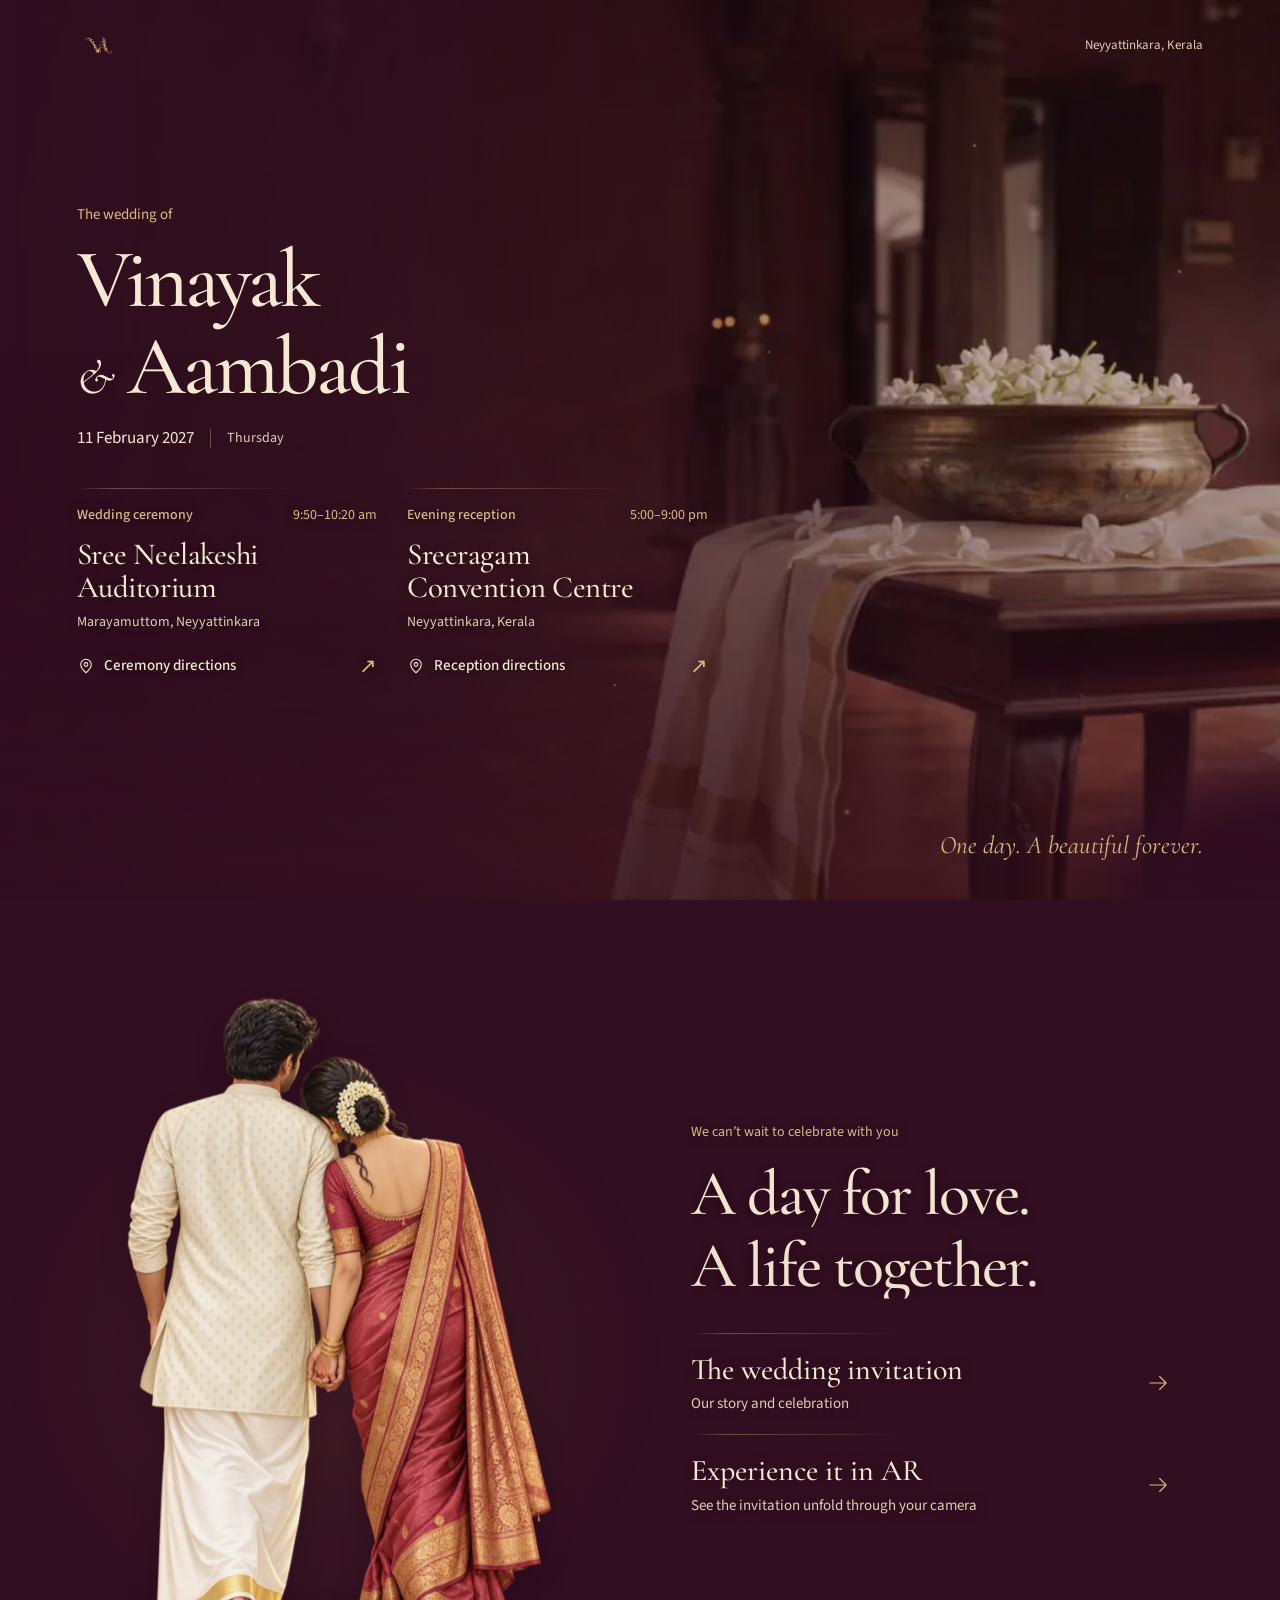
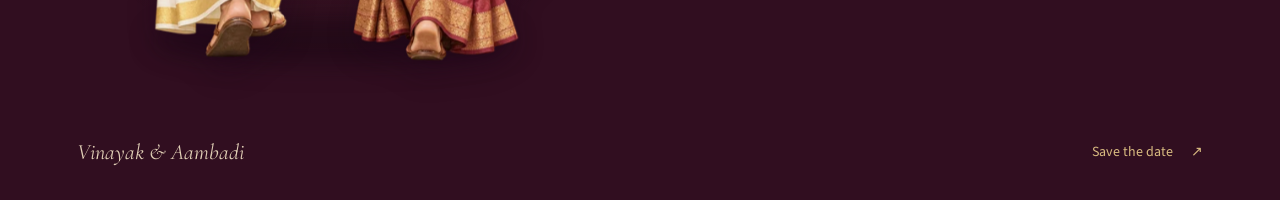
<file: docs/vinayak-aambadi-invite/index.html>
<!doctype html>
<html lang="en">
<head>
<meta name="robots" content="noindex, nofollow, noimageindex, nosnippet">
<meta name="referrer" content="no-referrer">
<link rel="stylesheet" href="fonts.css?v=privacy-1">

  <meta charset="utf-8">
  <meta name="viewport" content="width=device-width,initial-scale=1,viewport-fit=cover">
  <meta name="theme-color" content="#310e20">
  <title>Vinayak &amp; Aambadi | Our wedding</title>
  <meta name="description" content="Celebrate the wedding of Vinayak and Aambadi on 11 February 2027. Find ceremony and reception directions, the invitation and the AR experience.">
  <link rel="canonical" href="https://vinayak-mohan.github.io/vinayak-aambadi-invite/">
  <meta property="og:title" content="Vinayak &amp; Aambadi · 11 February 2027">
  <meta property="og:description" content="A day for love. A lifetime together.">
  <meta property="og:image" content="https://vinayak-mohan.github.io/vinayak-aambadi-invite/assets/wedding-morning-v1/desktop-poster.webp">
  <link rel="icon" href="favicon.svg" type="image/svg+xml">
  <link rel="stylesheet" href="morning.css?v=20261024-feathered-glow">
  <script defer src="vendor/gsap.min.js"></script>
  <script defer src="morning.js?v=20261024-soft-scenes"></script>
  <script type="module" src="scroll-world.js?v=20261101-viewport-poster"></script>
</head>
<body class="morning-home">
  <a class="skip-link" href="#locations">Skip to wedding locations</a>
  <div class="morning-world scroll-world" data-world="page" data-manifest="assets/wedding-morning-v1/manifest.json" aria-hidden="true">
    <picture class="world-poster">
      <source media="(max-width:700px)" srcset="assets/wedding-morning-v1/mobile-poster.webp">
      <img src="assets/wedding-morning-v1/desktop-poster.webp" width="1280" height="720" alt="" fetchpriority="high">
    </picture>
    <canvas></canvas>
  </div>
  <div class="morning-shade" aria-hidden="true"></div>
  <div class="courtyard-tone" aria-hidden="true"></div>
  <div class="morning-atmosphere" aria-hidden="true"><span></span><span></span><span></span><span></span><span></span><span></span></div>
  <div class="courtyard-light" aria-hidden="true"></div>
  <main id="top">
    <section class="scene morning-locations" id="locations" aria-labelledby="home-names">
      <header class="morning-top">
        <span class="love-emblem" aria-hidden="true"><img src="assets/jasmine-love-monogram-small.webp" width="300" height="240" alt=""><span class="emblem-foil"></span></span>
        <span>Neyyattinkara, Kerala</span>
      </header>
      <div class="opening-composition">
        <div class="morning-title">
          <p class="invitation-prelude">The wedding of</p>
          <h1 id="home-names"><span class="name-line"><span>Vinayak</span></span><span class="name-line"><span><i>&amp;</i> Aambadi</span></span></h1>
          <p class="morning-date"><time datetime="2027-02-11">11 February 2027</time><span>Thursday</span></p>
        </div>
        <div class="morning-venues" aria-label="Wedding locations">
          <article class="morning-venue">
            <div class="event-heading"><h2>Wedding ceremony</h2><p>9:50–10:20 am</p></div>
            <h3>Sree Neelakeshi<br> Auditorium</h3>
            <p class="venue-address">Marayamuttom, Neyyattinkara</p>
            <a class="venue-directions" href="https://maps.app.goo.gl/4KVBU7t3gQqdteF89" target="_blank" rel="noopener noreferrer"><svg viewBox="0 0 24 24" fill="none" aria-hidden="true"><path d="M19 10c0 5-7 11-7 11S5 15 5 10a7 7 0 1 1 14 0Z"/><circle cx="12" cy="10" r="2.5"/></svg><span>Ceremony directions</span><span class="link-arrow" aria-hidden="true">↗</span></a>
          </article>
          <article class="morning-venue">
            <div class="event-heading"><h2>Evening reception</h2><p>5:00–9:00 pm</p></div>
            <h3>Sreeragam<br> Convention Centre</h3>
            <p class="venue-address">Neyyattinkara, Kerala</p>
            <a class="venue-directions" href="https://maps.app.goo.gl/n62kWzBfGedgSaR29" target="_blank" rel="noopener noreferrer"><svg viewBox="0 0 24 24" fill="none" aria-hidden="true"><path d="M19 10c0 5-7 11-7 11S5 15 5 10a7 7 0 1 1 14 0Z"/><circle cx="12" cy="10" r="2.5"/></svg><span>Reception directions</span><span class="link-arrow" aria-hidden="true">↗</span></a>
          </article>
        </div>
      </div>
      <p class="morning-inscription" aria-hidden="true">One day. A beautiful forever.</p>
    </section>
    <section class="scene morning-celebration" id="welcome" aria-labelledby="welcome-title">
      <div class="celebration-layout">
        <div class="celebration-copy">
          <p class="invitation-prelude">We can’t wait to celebrate with you</p>
          <h2 id="welcome-title"><span class="name-line"><span>A day for love.</span></span><span class="name-line"><span>A life together.</span></span></h2>
        </div>
        <div class="couple-stage">
          <div class="couple-light" aria-hidden="true"></div>
          <div class="couple-shadow" aria-hidden="true"></div>
          <div class="couple-depth"><div class="couple-reveal"><img src="assets/courtyard-portrait-v1/together.webp" srcset="assets/courtyard-portrait-v1/together-mobile.webp 540w, assets/courtyard-portrait-v1/together.webp 900w" sizes="(max-width:700px) 65vw, 35vw" width="900" height="1350" alt="Bride and groom in traditional Kerala wedding attire, standing together with her head resting on his shoulder, seen from behind." loading="lazy" decoding="async"></div></div>
        </div>
        <nav class="morning-choices" aria-label="Wedding invitations">
          <a href="invite.html"><span class="choice-label">The wedding invitation<small>Our story and celebration</small></span><svg viewBox="0 0 32 32" fill="none" aria-hidden="true"><path d="M6 16h20M18 8l8 8-8 8"/></svg></a>
          <a href="ar.html"><span class="choice-label">Experience it in AR<small>See the invitation unfold through your camera</small></span><svg viewBox="0 0 32 32" fill="none" aria-hidden="true"><path d="M6 16h20M18 8l8 8-8 8"/></svg></a>
        </nav>
      </div>
      <footer class="morning-footer"><span>Vinayak &amp; Aambadi</span><a href="wedding.ics" download>Save the date <span aria-hidden="true">↗</span></a></footer>
    </section>
  </main>
</body>
</html>
</file>
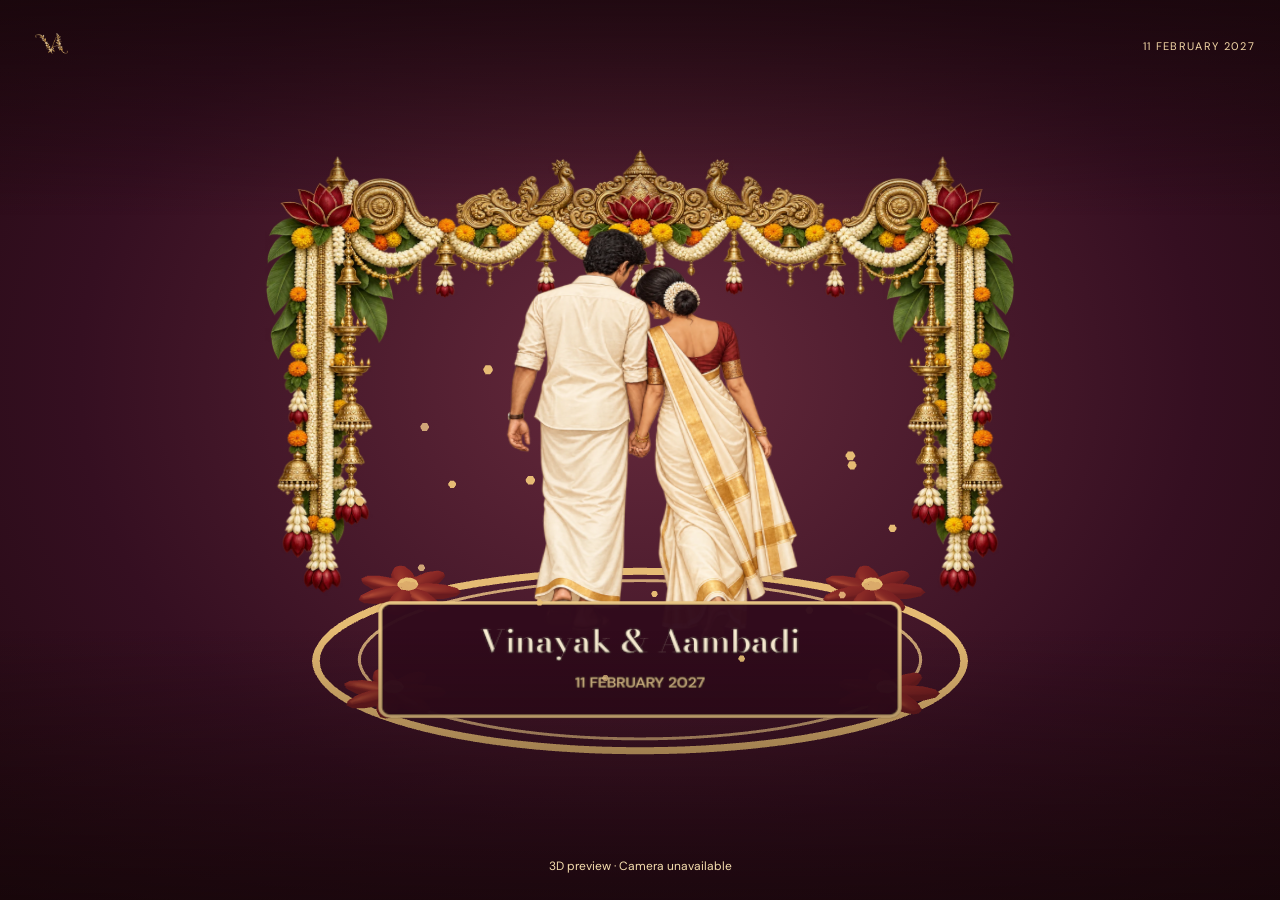
<file: docs/vinayak-aambadi-invite/ar.html>
<!doctype html>
<html lang="en">
<head>
<meta name="robots" content="noindex, nofollow, noimageindex, nosnippet">
<meta name="referrer" content="no-referrer">
<link rel="stylesheet" href="fonts.css?v=privacy-1">

  <meta charset="utf-8">
  <meta name="viewport" content="width=device-width,initial-scale=1,viewport-fit=cover">
  <meta name="theme-color" content="#260711">
  <link rel="icon" type="image/svg+xml" href="favicon.svg">
  <title>Wedding invitation in AR | Vinayak &amp; Aambadi</title>
  <link rel="stylesheet" href="ar.css?v=card-free-1">
  <script type="importmap">{"imports":{"three":"./vendor/three.module.js"}}</script>
  <script type="module" src="ar.js?v=card-free-1"></script>
</head>
<body>
  <header class="ar-header"><div class="brand"><img src="assets/jasmine-love-monogram-small.webp" width="300" height="240" alt="Vinayak and Aambadi"></div><span class="ar-label">11 February 2027</span></header>
  <main aria-label="Animated wedding invitation">
    <div id="ar-container" aria-hidden="true">
      <video id="camera" muted playsinline autoplay hidden></video>
      <canvas id="stage" hidden></canvas>
    </div>
    <p class="ar-status" role="status" id="status">Opening the invitation…</p>
    <div class="ar-fallback" id="fallback" hidden>
      <img src="assets/couple-walking-rear-v2.webp" width="1024" height="1536" alt="Vinayak and Aambadi walking together, illustrated from behind" loading="lazy">
      <a href="invite.html">Read the wedding invitation</a>
    </div>
    <noscript><p class="ar-status"><a href="invite.html">Read the wedding invitation</a></p></noscript>
  </main>
</body>
</html>
</file>
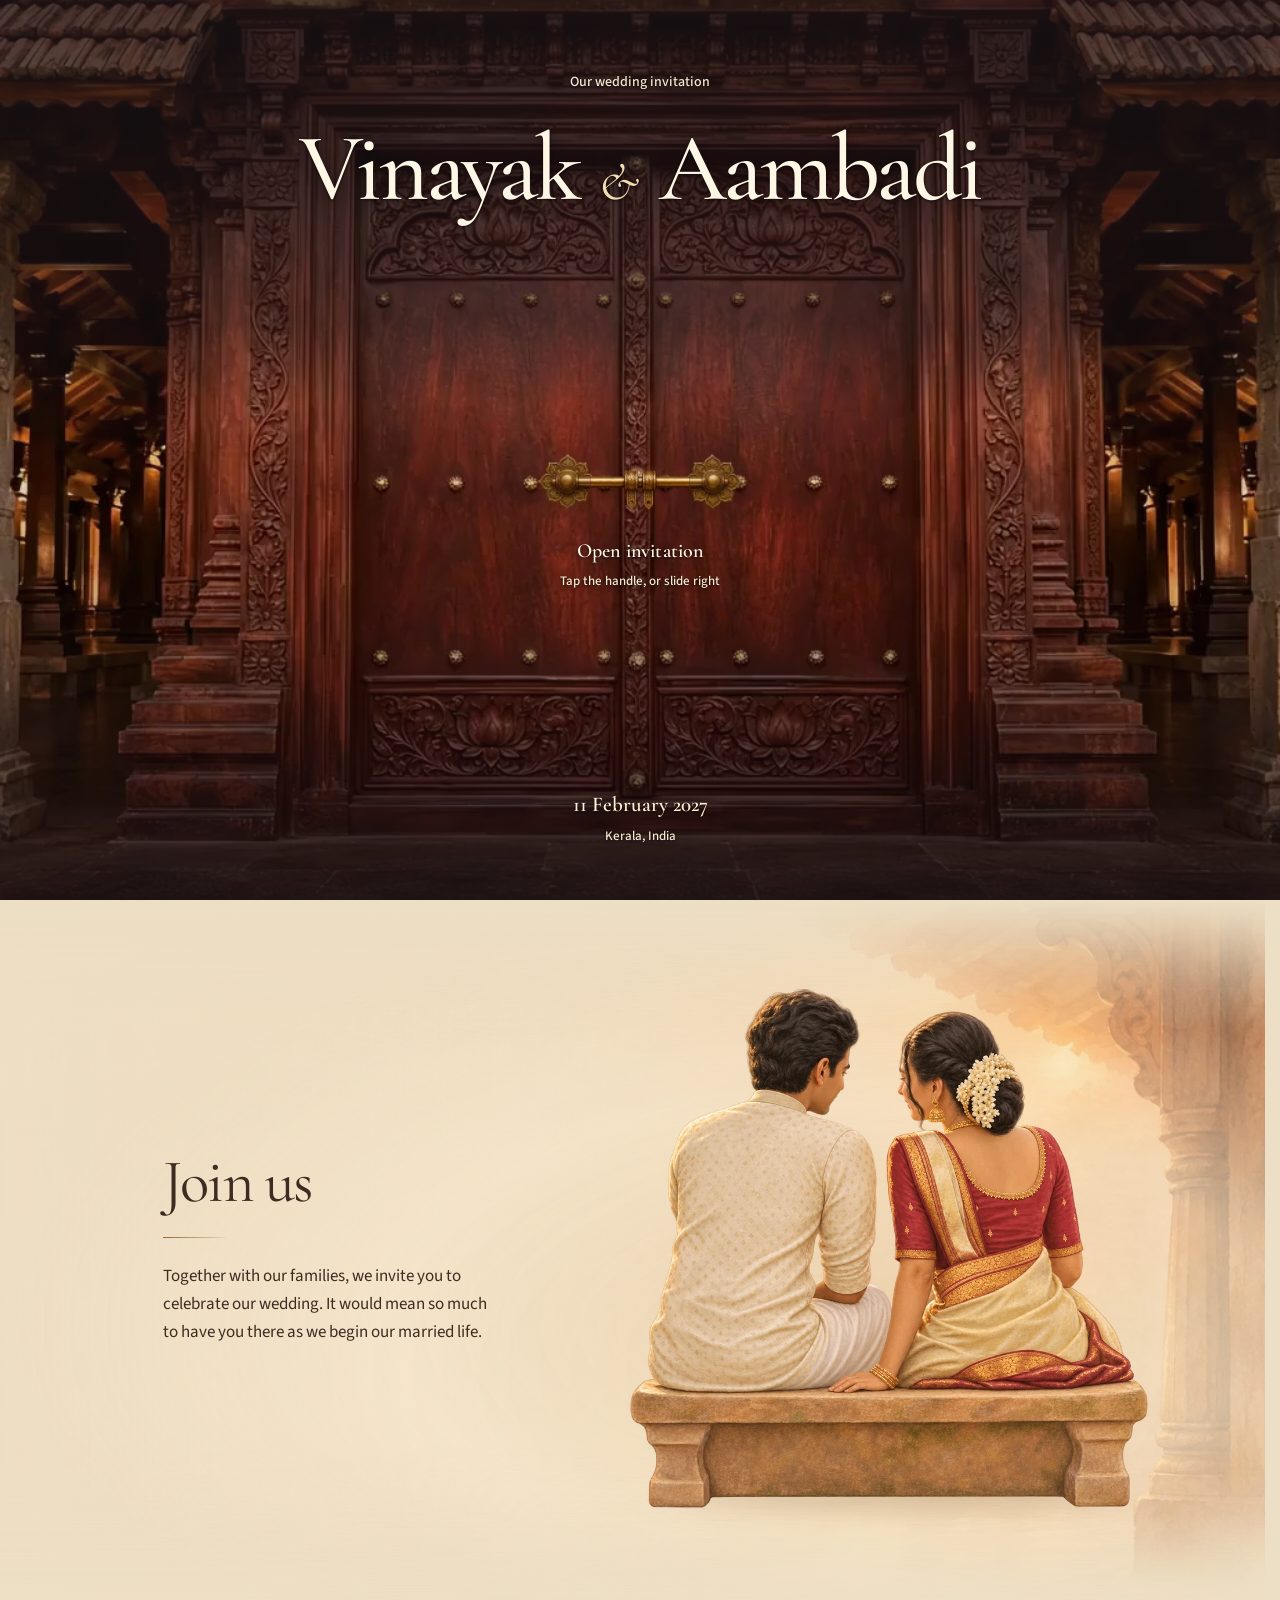
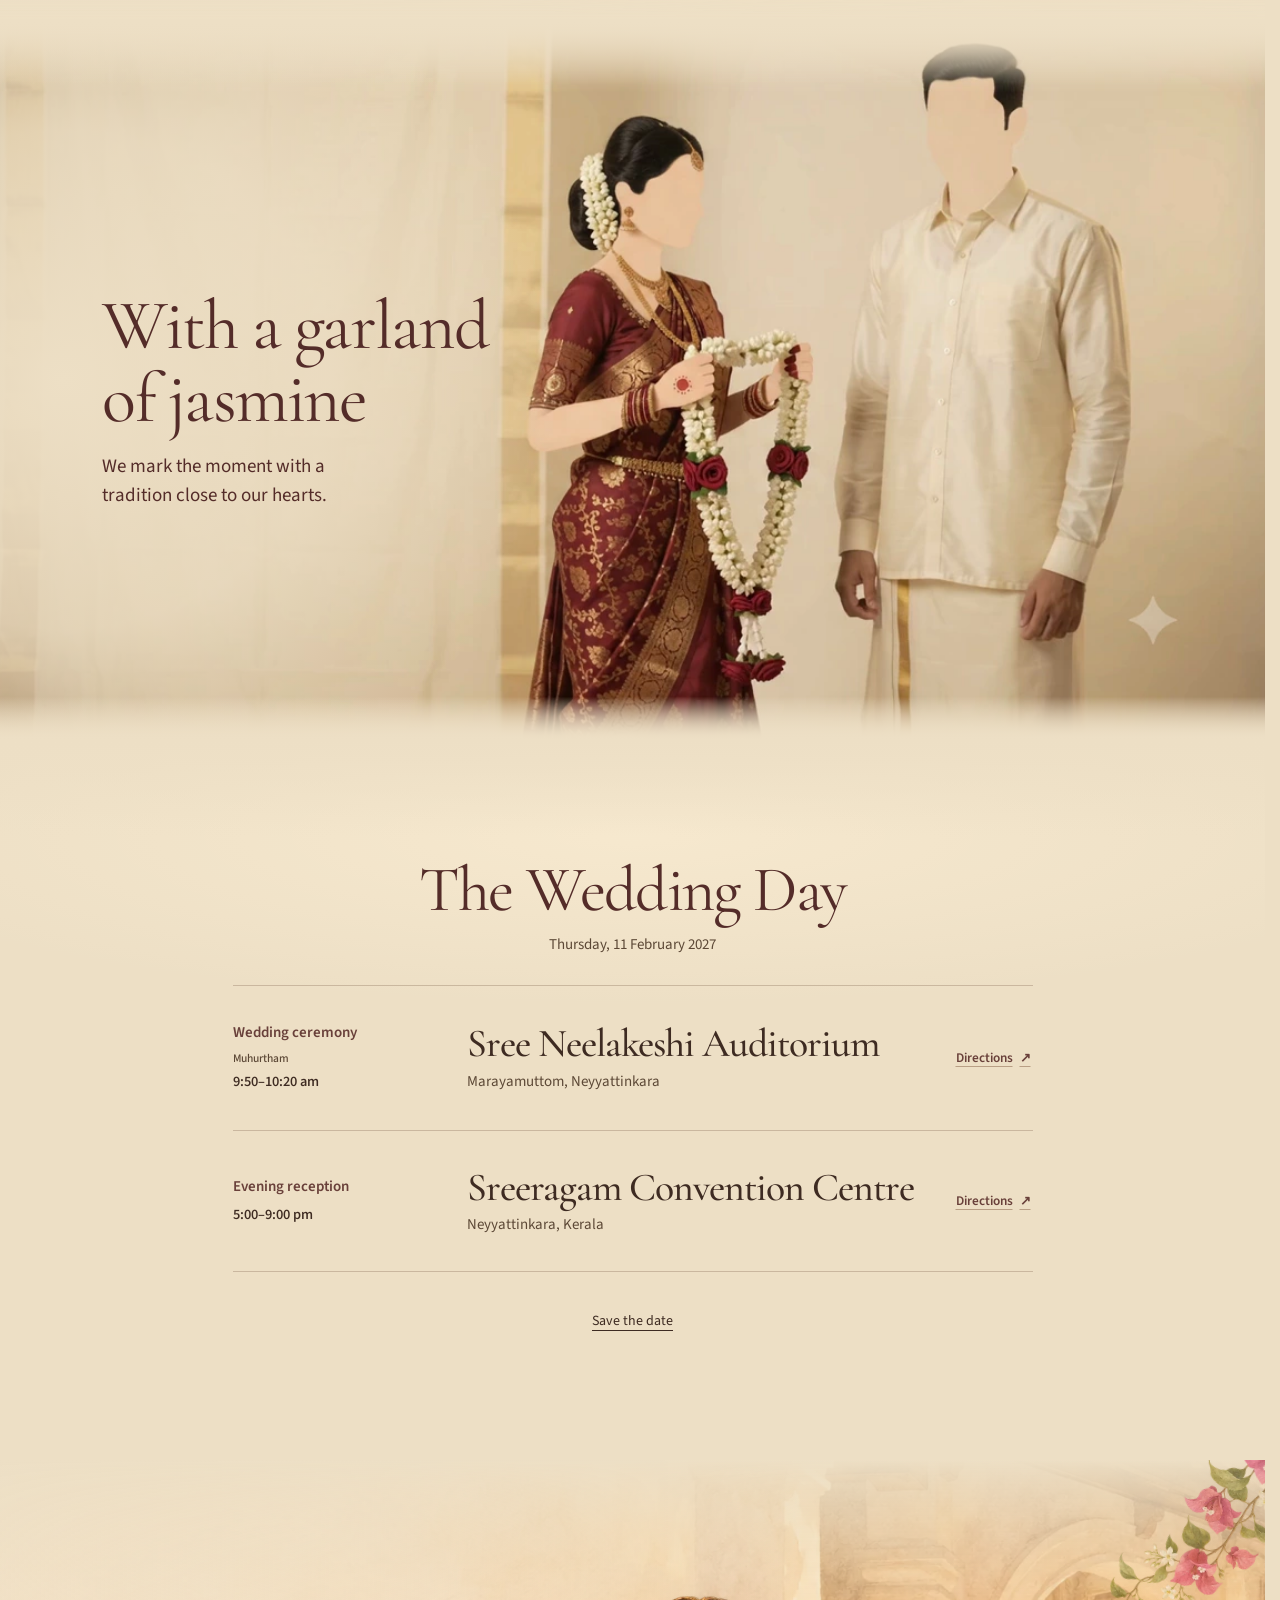
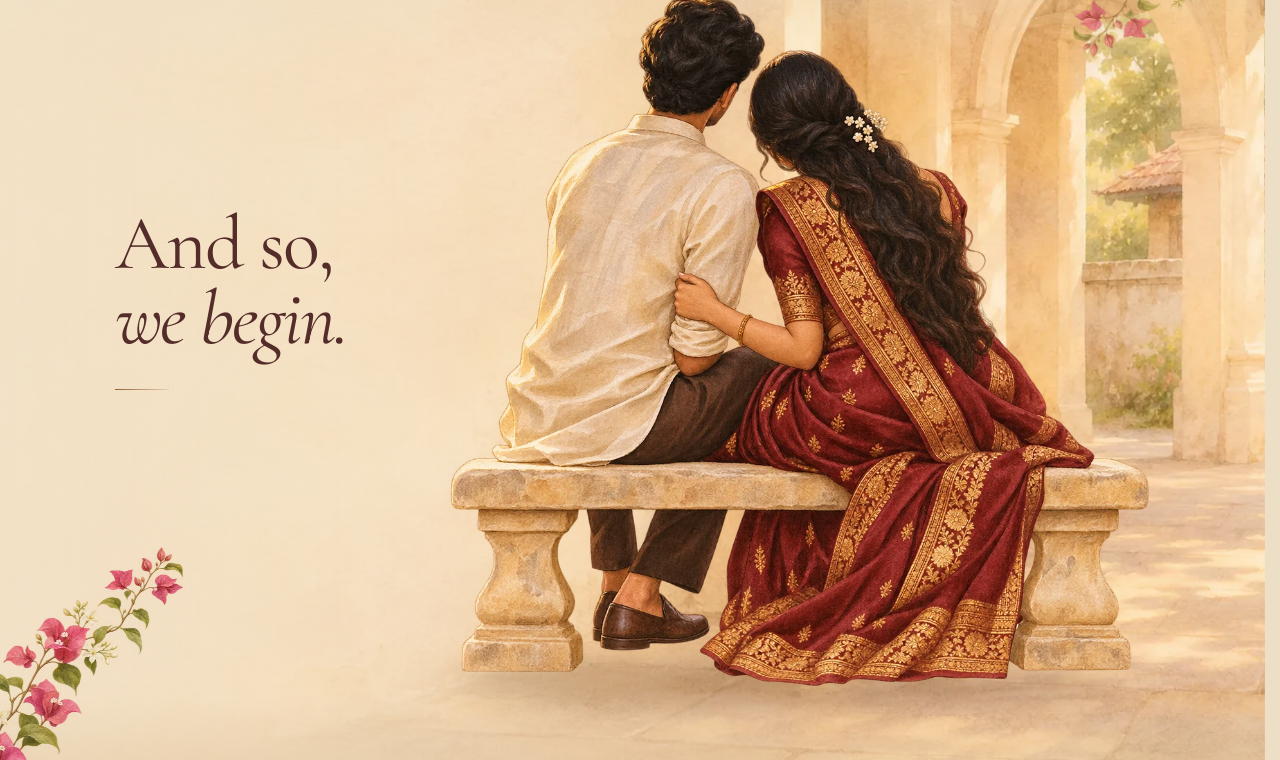
<file: docs/vinayak-aambadi-invite/invite.html>
<!doctype html>
<html lang="en"><head>
<meta name="robots" content="noindex, nofollow, noimageindex, nosnippet">
<meta name="referrer" content="no-referrer">
<link rel="stylesheet" href="fonts.css?v=privacy-1">

<meta charset="utf-8"><meta name="viewport" content="width=device-width,initial-scale=1,viewport-fit=cover">
<meta name="theme-color" content="#ead8b8"><title>Vinayak &amp; Aambadi · 11 February 2027</title>
<meta name="description" content="With joyful hearts, join Vinayak and Aambadi in Kerala on 11 February 2027.">
<link rel="icon" href="favicon.svg"><link rel="stylesheet" href="heritage.css?v=23"><link rel="stylesheet" href="depth-layers.css?v=4"><link rel="stylesheet" href="seamless-sections.css?v=5"><link rel="stylesheet" href="invitation-details.css?v=32"><script defer src="vendor/gsap.min.js"></script><script defer src="entrance-film.js?v=6"></script><script defer src="door-handle.js?v=1"></script><script defer src="heritage.js?v=24"></script><script type="module" src="scroll-world.js?v=garland-clean"></script>
</head><body>
<a class="skip" href="#the-day">Skip to wedding details</a>
<section class="invite-gate" id="entrance" aria-labelledby="gate-title" hidden>
<div class="gate-cinema" aria-hidden="true"><picture><source media="(max-width:700px)" srcset="assets/entrance-film-v6/mobile-closed.webp"><img src="assets/entrance-film-v6/desktop-closed.webp" width="1280" height="720" alt="" fetchpriority="high"></picture><video class="entrance-film" width="1280" height="720" muted playsinline preload="none" data-mobile="assets/entrance-film-v6/mobile-web-576.mp4" data-desktop="assets/entrance-film-v6/desktop-continuous.mp4" disablepictureinpicture></video></div><div class="gate-shade" aria-hidden="true"></div>
<div class="gate-leaf gate-ui">
<div class="gate-heading"><p>Our wedding invitation</p><h2 id="gate-title"><span>Vinayak</span><i>&amp;</i><span>Aambadi</span></h2></div>

<div class="gate-date"><time datetime="2027-02-11">11 February 2027</time><span>Kerala, India</span></div>
</div>
<button class="door-handle" type="button" aria-label="Open invitation" aria-describedby="door-hint"><span class="bolt-mechanism" aria-hidden="true"><span class="bolt-socket bolt-socket--left"><img class="latch-bolt latch-bolt--left" src="assets/entrance-film-v6/brass-latch.webp" width="704" height="235" alt="" decoding="async"></span><span class="bolt-socket bolt-socket--right"><img class="latch-bolt latch-bolt--right" src="assets/entrance-film-v6/brass-latch.webp" width="704" height="235" alt="" decoding="async"></span></span><span class="door-instruction"><span class="gate-action">Open invitation</span><span class="gate-hint" id="door-hint">Tap the handle, or slide right</span></span></button>
</section>
<main id="invitation-content">
<section class="scene cover" id="top" aria-labelledby="names"><div class="scene-glow glow--cover" aria-hidden="true"></div>
<div class="depth-floral floral--cover canopy-plane" aria-hidden="true"><img loading="lazy" src="assets/botanical-depth-v1/jasmine.webp" srcset="assets/botanical-depth-v1/jasmine-mobile.webp 320w, assets/botanical-depth-v1/jasmine.webp 640w" sizes="(max-width:700px) 170px, 340px" width="640" height="960" alt="" decoding="async"></div>
<div class="depth-floral floral--cover-right canopy-plane" aria-hidden="true"><img loading="lazy" src="assets/botanical-depth-v1/jasmine.webp" srcset="assets/botanical-depth-v1/jasmine-mobile.webp 320w, assets/botanical-depth-v1/jasmine.webp 640w" sizes="(max-width:700px) 170px, 340px" width="640" height="960" alt="" decoding="async"></div>
<div class="canopy-plane canopy-branch canopy-branch--left" aria-hidden="true"><img loading="lazy" src="assets/botanical-depth-v1/frangipani.webp" srcset="assets/botanical-depth-v1/frangipani-mobile.webp 480w, assets/botanical-depth-v1/frangipani.webp 960w" sizes="(max-width:700px) 155px, 290px" width="960" height="640" alt="" decoding="async"></div>
<div class="canopy-plane canopy-branch canopy-branch--right" aria-hidden="true"><img loading="lazy" src="assets/botanical-depth-v1/frangipani.webp" srcset="assets/botanical-depth-v1/frangipani-mobile.webp 480w, assets/botanical-depth-v1/frangipani.webp 960w" sizes="(max-width:700px) 175px, 340px" width="960" height="640" alt="" decoding="async"></div>
<picture class="cover-landscape"><source media="(max-width:700px)" srcset="assets/entrance-film-v6/mobile-end.webp"><img loading="lazy" class="setting" src="assets/entrance-film-v6/desktop-end.webp" alt="" width="1536" height="864"></picture>
<div class="cover-wash" aria-hidden="true"></div>
<div class="cover-copy"><p class="eyebrow">You’re invited to the wedding of</p><h1 id="names" data-words><span>Vinayak</span><i>&amp;</i><span>Aambadi</span></h1><p class="date">11 February 2027</p><p class="small">Thursday · Neyyattinkara, Kerala</p></div>
<div class="cover-couple"><img loading="lazy" src="assets/courtyard-portrait-v1/walking.webp" srcset="assets/courtyard-portrait-v1/walking-mobile.webp 540w, assets/courtyard-portrait-v1/walking.webp 900w" sizes="(max-width:700px) 65vw, 29vw" alt="Vinayak and Aambadi walking together, illustrated from behind." width="900" height="1350"></div>
<a class="open-letter" href="#invitation">Read the invitation <span aria-hidden="true">↓</span></a>
</section>
<section class="scene letter" id="invitation" aria-labelledby="letter-title"><div class="scene-glow glow--letter" aria-hidden="true"></div>
<picture class="letter-atmosphere" aria-hidden="true"><img src="assets/courtyard-portrait-v9/veranda.webp" srcset="assets/courtyard-portrait-v9/veranda-small.webp 840w, assets/courtyard-portrait-v9/veranda.webp 1320w" sizes="(max-width:700px) 150vw, 100vw" width="1320" height="880" alt="" decoding="async" loading="lazy"></picture>
<div class="letter-copy"><h2 id="letter-title" data-words><span>Join us</span></h2><span class="letter-rule" aria-hidden="true"></span><p>Together with our families, we invite you to celebrate our wedding. It would mean so much to have you there as we begin our married life.</p></div>
<div class="letter-couple"><img src="assets/courtyard-portrait-v11/dusk.webp" srcset="assets/courtyard-portrait-v11/dusk-mobile.webp 540w, assets/courtyard-portrait-v11/dusk.webp 900w" sizes="(max-width:700px) 84vw, 43vw" alt="Vinayak and Aambadi turn slightly toward one another while seated on a stone bench, illustrated from behind." loading="lazy" width="900" height="964"></div>
</section>
<section class="scene light-story garland-story" id="cinema" aria-labelledby="garland-title">
<div class="scroll-world film" data-world="chapter" data-manifest="assets/garland-textile-v4/manifest.json" aria-hidden="true"><picture class="world-poster"><source media="(max-width:700px)" srcset="assets/garland-textile-v4/mobile-poster.webp"><img src="assets/garland-textile-v3/desktop-poster.webp" alt="" width="1152" height="648" loading="lazy"></picture><canvas></canvas></div>
<div class="film-wash" aria-hidden="true"></div>
<div class="light-copy">
<h2 id="garland-title" data-words><span>With a garland</span><span>of jasmine</span></h2>
<p>We mark the moment with a tradition close to our hearts.</p>
</div>
</section>
<section class="scene celebrations" id="the-day" aria-labelledby="events-title">
<div class="celebrations-inner"><header><h2 id="events-title">The Wedding Day</h2><p class="celebration-date"><time datetime="2027-02-11">Thursday, 11 February 2027</time></p></header>
<div class="event-grid">
<article class="event">
<div class="event-heading"><h3>Wedding ceremony</h3><p><span class="event-time-note">Muhurtham</span><time datetime="2027-02-11T09:50:00+05:30">9:50–10:20 am</time></p></div>
<div class="event-location"><p class="event-venue">Sree Neelakeshi Auditorium</p><p class="event-address">Marayamuttom, Neyyattinkara</p></div>
<a class="event-directions" href="https://maps.app.goo.gl/4KVBU7t3gQqdteF89" aria-label="Directions to Sree Neelakeshi Auditorium">Directions <span aria-hidden="true">↗</span></a>
</article>
<article class="event">
<div class="event-heading"><h3>Evening reception</h3><p><time datetime="2027-02-11T17:00:00+05:30">5:00–9:00 pm</time></p></div>
<div class="event-location"><p class="event-venue">Sreeragam Convention Centre</p><p class="event-address">Neyyattinkara, Kerala</p></div>
<a class="event-directions" href="https://maps.app.goo.gl/n62kWzBfGedgSaR29" aria-label="Directions to Sreeragam Convention Centre">Directions <span aria-hidden="true">↗</span></a>
</article>
</div><div class="events-meta"><a class="calendar" href="wedding.ics" download>Save the date</a></div></div>
</section>
<section class="scene memory finale" id="our-story" aria-labelledby="memory-title">
 <picture class="finale-courtyard" aria-hidden="true"><source media="(max-width:700px)" srcset="assets/finale-watercolor/court-small.webp"><img src="assets/finale-watercolor/court.webp" width="1536" height="1024" loading="lazy" alt=""></picture>
 <div class="finale-light" aria-hidden="true"></div>
 <div class="memory-copy" id="until-then"><h2 id="memory-title" data-words><span>And so,</span> <i>we begin.</i></h2></div>
 <picture class="finale-portrait"><source media="(max-width:390px)" srcset="assets/finale-watercolor/couple-small.webp 553w, assets/finale-watercolor/couple.webp 1106w" sizes="88vw"><img src="assets/finale-watercolor/couple.webp" width="1106" height="1120" loading="lazy" alt="A watercolor of Vinayak and Aambadi leaning together on a courtyard bench, seen from behind."></picture>
 <img class="finale-branch finale-branch--far" src="assets/finale-watercolor/sprig-small.webp" width="560" height="559" loading="lazy" alt="">
 <img class="finale-branch finale-branch--near" src="assets/finale-watercolor/sprig.webp" srcset="assets/finale-watercolor/sprig-small.webp 560w, assets/finale-watercolor/sprig.webp 760w" sizes="(max-width:700px) 34vw, 22vw" width="760" height="759" loading="lazy" alt="">
</section>
</main>
<audio id="invitation-music" src="assets/music.m4a" preload="none"></audio>
<button class="music-toggle" type="button" aria-label="Mute invitation music" aria-pressed="false" hidden>
 <svg aria-hidden="true" viewBox="0 0 24 24" fill="none" stroke="currentColor" stroke-width="1.5" stroke-linecap="round" stroke-linejoin="round">
  <path d="M4 9h4l5-4v14l-5-4H4z"/>
  <path class="music-waves" d="M16 9a4 4 0 0 1 0 6m2.5-8a7 7 0 0 1 0 10"/>
  <path class="music-slash" d="m16 10 4 4m0-4-4 4"/>
 </svg>
</button>
</body></html>
</file>
<file: docs/vinayak-aambadi-invite/fonts.css>
@font-face{font-family:Bodoni Moda;font-style:normal;font-weight:400 600;font-display:swap;src:url(assets/fonts/bodoni-moda-normal.woff2) format("woff2");unicode-range:U+0000-00FF,U+0131,U+0152-0153,U+02BB-02BC,U+02C6,U+02DA,U+02DC,U+0304,U+0308,U+0329,U+2000-206F,U+20AC,U+2122,U+2191,U+2193,U+2212,U+2215,U+FEFF,U+FFFD}@font-face{font-family:Cormorant Garamond;font-style:italic;font-weight:400 600;font-display:swap;src:url(assets/fonts/cormorant-garamond-italic.woff2) format("woff2");unicode-range:U+0000-00FF,U+0131,U+0152-0153,U+02BB-02BC,U+02C6,U+02DA,U+02DC,U+0304,U+0308,U+0329,U+2000-206F,U+20AC,U+2122,U+2191,U+2193,U+2212,U+2215,U+FEFF,U+FFFD}@font-face{font-family:Cormorant Garamond;font-style:normal;font-weight:400 600;font-display:swap;src:url(assets/fonts/cormorant-garamond-normal.woff2) format("woff2");unicode-range:U+0000-00FF,U+0131,U+0152-0153,U+02BB-02BC,U+02C6,U+02DA,U+02DC,U+0304,U+0308,U+0329,U+2000-206F,U+20AC,U+2122,U+2191,U+2193,U+2212,U+2215,U+FEFF,U+FFFD}@font-face{font-family:DM Sans;font-style:normal;font-weight:400 600;font-display:swap;src:url(assets/fonts/dm-sans-normal.woff2) format("woff2");unicode-range:U+0000-00FF,U+0131,U+0152-0153,U+02BB-02BC,U+02C6,U+02DA,U+02DC,U+0304,U+0308,U+0329,U+2000-206F,U+20AC,U+2122,U+2191,U+2193,U+2212,U+2215,U+FEFF,U+FFFD}@font-face{font-family:"Source Sans 3";font-style:normal;font-weight:400 600;font-display:swap;src:url(assets/fonts/source-sans-3-normal.woff2) format("woff2");unicode-range:U+0000-00FF,U+0131,U+0152-0153,U+02BB-02BC,U+02C6,U+02DA,U+02DC,U+0304,U+0308,U+0329,U+2000-206F,U+20AC,U+2122,U+2191,U+2193,U+2212,U+2215,U+FEFF,U+FFFD}
</file>
<file: docs/vinayak-aambadi-invite/morning.css>
:root{--wine:#310e20;--ink:#230b17;--ivory:#f5e9d3;--gold:#d9bb80;--muted:#e0ceb5;--serif:"Cormorant Garamond",Georgia,serif;--sans:"Source Sans 3",Arial,sans-serif;color-scheme:dark}*{box-sizing:border-box}html{scroll-behavior:smooth}body{margin:0;background:var(--wine);color:var(--ivory);font:400 16px/1.45 var(--sans);overflow-x:clip;-webkit-font-smoothing:antialiased;isolation:isolate}h1,h2,h3,p{margin:0}a{color:inherit;text-decoration:none;-webkit-tap-highlight-color:transparent}a:focus-visible{outline:2px solid var(--gold);outline-offset:6px}img{display:block;max-width:100%;height:auto}svg{stroke:currentColor;stroke-width:1.4;stroke-linecap:round;stroke-linejoin:round}::selection{background:var(--gold);color:var(--wine)}.skip-link{position:fixed;z-index:100;top:12px;left:16px;padding:12px 18px;background:var(--ivory);color:var(--wine);translate:0 -160%}.skip-link:focus{translate:none}.morning-world{position:fixed;inset:0;height:100svh;z-index:0;overflow:clip;background:var(--wine);pointer-events:none}.world-poster,.world-poster img,.scroll-world canvas{position:absolute;inset:0;width:100%;height:100%;object-fit:cover}.scroll-world canvas{opacity:0;transition:opacity .18s ease}.world-painted canvas{opacity:1}.world-painted .world-poster{opacity:0;transition:opacity .18s ease}.morning-shade{position:fixed;z-index:1;inset:0;pointer-events:none;background:linear-gradient(90deg,#310e20f5,#310e20c2 32%,#310e2033 67%,#310e2010),linear-gradient(0deg,#310e2070,transparent 60%)}main{position:relative;z-index:4}.scene{position:relative;isolation:isolate;overflow:clip;min-height:100svh;padding:28px clamp(28px,6vw,100px);view-timeline:--scene}.morning-locations{display:flex;flex-direction:column;justify-content:space-between}.morning-top{display:flex;align-items:center;justify-content:space-between;gap:20px;font-size:13px;color:var(--muted)}.morning-top img{width:42px;height:34px;object-fit:contain}.opening-composition{width:min(640px,56%);padding-block:24px 20px}.invitation-prelude{font-size:15px;color:var(--gold);margin-bottom:14px}.morning-title h1{font:500 clamp(65px,6.5vw,100px)/.96 var(--serif);letter-spacing:-.035em}.name-line{display:block;overflow:clip;padding:.08em .04em .12em 0;margin:-.08em -.04em -.12em 0}.name-line>span{display:block;transform-origin:50% 100%}.morning-title h1 i{font-size:.6em;font-weight:400}.morning-date{display:flex;align-items:center;gap:16px;margin-top:20px;font-size:17px;line-height:1.4;color:var(--ivory)}.morning-date>span{font-size:14px;color:var(--muted);padding-left:16px;border-left:1px solid #d9bb8060}.morning-venues{margin-top:38px;display:grid;grid-template-columns:1fr 1fr;gap:30px}.morning-venue{position:relative;padding-top:17px}.event-heading{display:flex;flex-wrap:wrap;justify-content:space-between;align-items:baseline;gap:3px 10px;color:var(--gold)}.event-heading h2{font:500 14px/1.35 var(--sans)}.event-heading>p{font-size:14px;font-variant-numeric:lining-nums tabular-nums;white-space:nowrap}.morning-venue h3{font:500 clamp(26px,2.4vw,36px)/1.08 var(--serif);letter-spacing:-.015em;margin-top:12px}.venue-address{font-size:14px;color:var(--muted);margin-top:9px;line-height:1.4}.venue-directions{display:flex;align-items:center;gap:9px;min-height:48px;padding-block:10px;margin-top:8px;font-size:15px;font-weight:500;width:100%;color:var(--ivory)}.venue-directions svg{height:18px;width:18px;flex:none}.link-arrow{margin-left:auto;color:var(--gold);font-size:21px;transition:translate .25s}.venue-directions:hover .link-arrow{translate:2px -2px}.morning-inscription{align-self:flex-end;font:italic 400 25px/1.3 var(--serif);color:var(--gold);margin:0 0 10px;max-width:40%;text-align:right}.morning-celebration{display:flex;flex-direction:column;justify-content:center;padding-top:48px;padding-bottom:26px}.celebration-layout{display:grid;grid-template-columns:1fr 1fr;grid-template-rows:auto auto;column-gap:8vw;align-items:center;flex:1}.celebration-copy{grid-column:2;align-self:end}.celebration-copy h2{font:500 clamp(48px,5vw,77px)/1.03 var(--serif);letter-spacing:-.03em}.celebration-copy .invitation-prelude{font-size:14px;margin-bottom:18px}.couple-stage{grid-column:1;grid-row:1/3;position:relative;height:min(76svh,800px);perspective:1200px;isolation:isolate;display:grid;place-items:center;align-self:center}.couple-depth,.couple-reveal{position:absolute;inset:0;min-height:0;height:100%;width:100%}.couple-reveal img{position:absolute;inset:0;height:100%;width:100%;object-fit:contain;filter:drop-shadow(0 14px 16px #1a08194d)}.couple-light{position:absolute;z-index:-2;inset:7% -15% 0;background:radial-gradient(ellipse closest-side at 50% 50%,#e0ac5f1f,#e0ac5f0d 45%,#e0ac5f00)}.couple-shadow{position:absolute;z-index:-1;bottom:1%;left:15%;width:70%;height:7%;border-radius:50%;background:#17071285;filter:blur(13px)}.morning-choices{grid-column:2;align-self:start;margin-top:35px;max-width:480px;width:100%}.morning-choices a{display:flex;align-items:center;justify-content:space-between;gap:20px;padding:20px 0;min-height:86px}.choice-label{font:500 30px/1.15 var(--serif)}.choice-label small{font:400 15px/1.4 var(--sans);color:var(--muted);display:block;margin-top:6px}.morning-choices svg{width:26px;height:26px;flex:none;color:var(--gold);transition:translate .25s}.morning-choices a:hover svg{translate:5px 0}.morning-footer{display:flex;align-items:center;justify-content:space-between;gap:20px;color:var(--muted);font-size:14px;padding-top:20px}.morning-footer>a{display:flex;align-items:center;gap:18px;min-height:44px;color:var(--gold)}.morning-footer>span{font:italic 400 22px var(--serif)}.courtyard-light{position:fixed;z-index:1;inset:0;pointer-events:none;opacity:0;background:radial-gradient(ellipse at 78% 32%,#e6bd6924,transparent 64%)}.morning-atmosphere{position:fixed;inset:0;z-index:2;pointer-events:none;overflow:clip}.morning-atmosphere span{position:absolute;width:3px;height:3px;background:#f4d69b;border-radius:50%;box-shadow:0 0 7px #f8e6ae;opacity:.35;left:76%;top:16%}.morning-atmosphere span:nth-child(2){left:88%;top:55%;width:2px;height:2px}.morning-atmosphere span:nth-child(3){left:60%;top:39%;width:2px;height:2px}.morning-atmosphere span:nth-child(4){left:92%;top:30%}.morning-atmosphere span:nth-child(5){left:48%;top:76%;width:2px;height:2px}.morning-atmosphere span:nth-child(6){left:66%;top:90%;width:4px;height:4px;filter:blur(1px)}@supports ((animation-timeline:scroll()) and (animation-range:0% 100%)){@media(prefers-reduced-motion:no-preference){.courtyard-light{animation:courtyard-warmth linear both;animation-timeline:scroll(root);animation-range:0% 100%}.morning-atmosphere span{animation:mote-journey linear both;animation-timeline:scroll(root);animation-range:0% 100%}.morning-atmosphere span:nth-child(2n){animation-name:mote-near}@keyframes courtyard-warmth{0%,12%{opacity:0}58%{opacity:.7}to{opacity:.4}}@keyframes mote-journey{0%{translate:0 30px;opacity:.25}to{translate:-35px -100px;opacity:.55}}@keyframes mote-near{0%{translate:0 80px;opacity:.55}to{translate:50px -180px;opacity:.2}}}}@supports ((animation-timeline:view()) and (animation-range:entry)){@media(prefers-reduced-motion:no-preference){.couple-depth{animation:couple-approach linear both;animation-timeline:--scene;animation-range:entry 0% entry 100%;transform-origin:50% 100%}.morning-title{animation:title-distance linear both;animation-timeline:--scene;animation-range:exit 0% exit 100%}@keyframes couple-approach{0%{transform:translateZ(-24px) scale(.985)}to{transform:none}}@keyframes title-distance{0%{translate:0 0}to{translate:0 -28px}}}}@media(min-width:1700px){.scene{padding-inline:max(100px,calc((100% - 1500px)/2))}.opening-composition{width:660px}.morning-venues{gap:45px}}@media(min-width:701px)and (max-width:1050px){.scene{padding-inline:38px}.opening-composition{width:62%}.morning-title h1{font-size:76px}.morning-venues{gap:22px}.event-heading{display:block}.event-heading>p{margin-top:4px}.celebration-layout{gap:4vw}.choice-label{font-size:27px}}@media(min-width:701px)and (max-height:720px){.scene{padding-block:20px}.opening-composition{padding-block:10px}.morning-title h1{font-size:70px}.morning-date{margin-top:14px}.morning-venues{margin-top:24px}.morning-venue{padding-top:12px}.morning-venue h3{font-size:29px}.morning-inscription{font-size:22px;margin-bottom:0}.couple-stage{height:75svh}.celebration-copy h2{font-size:55px}.morning-choices{margin-top:24px}.morning-choices a{padding-block:15px;min-height:74px}}@media(max-width:700px){.scene{padding:20px 24px 26px}.morning-locations{justify-content:flex-start}.morning-top{font-size:13px;min-height:30px}.morning-top img{width:35px;height:28px}.opening-composition{width:100%;padding:0;flex:1;display:flex;flex-direction:column}.morning-title{padding-top:28px;padding-bottom:26px}.invitation-prelude{font-size:14px;margin-bottom:10px}.morning-title h1{font-size:clamp(53px,15.8vw,68px);line-height:.97}.morning-date{font-size:16px;gap:12px;margin-top:18px}.morning-date>span{font-size:14px;padding-left:12px}.morning-venues{display:flex;flex-direction:column;gap:14px;margin:0 0 auto}.morning-venue{padding-top:13px}.event-heading{display:flex;gap:4px 10px}.event-heading h2,.event-heading>p{font-size:14px}.morning-venue h3{font-size:29px;line-height:1.03;margin-top:8px}.morning-venue h3 br{display:none}.venue-address{font-size:15px;margin-top:7px}.venue-directions{font-size:15px;min-height:45px;margin-top:3px;padding-block:8px}.morning-inscription{display:none}.morning-shade{background:linear-gradient(90deg,#310e20ad,#310e2066 52%,#310e201a),linear-gradient(0deg,#310e2080 4%,transparent 70%)}.morning-world{--world-inset:max(0px, calc((100svh - 177.77778vw)/2) )}.morning-world .world-poster img{object-fit:contain}.morning-world .world-poster{height:auto;aspect-ratio:9/16;top:50%;transform:translateY(-50%);mask-image:linear-gradient(transparent,#000 65px,#000 calc(100% - 65px),transparent)}.morning-world canvas{mask-image:linear-gradient(transparent var(--world-inset),#000 calc(var(--world-inset) + 65px),#000 calc(100% - var(--world-inset) - 65px),transparent calc(100% - var(--world-inset)))}.morning-atmosphere span{opacity:.25}.morning-celebration{padding-top:32px;padding-bottom:18px;justify-content:space-between}.celebration-layout{display:flex;flex-direction:column;gap:0;flex:1;justify-content:space-between}.celebration-copy{width:100%;align-self:auto}.celebration-copy h2{font-size:clamp(43px,11.8vw,58px);line-height:1.02}.celebration-copy .invitation-prelude{font-size:14px;margin-bottom:12px}.couple-stage{width:100%;height:clamp(230px,39svh,410px);margin:18px 0 12px;flex:none;align-self:auto}.couple-depth,.couple-reveal{width:100%;height:100%}.couple-shadow{left:26%;width:48%}.morning-choices{align-self:auto;margin-top:0;max-width:none}.morning-choices a{padding:13px 0;min-height:68px;gap:12px}.choice-label{font-size:27px}.choice-label small{font-size:14px;margin-top:4px}.morning-choices svg{width:23px;height:23px}.morning-footer{font-size:14px;padding-top:16px;width:100%;gap:12px}.morning-footer>span{font-size:21px}.morning-footer>a{min-height:40px;gap:12px}}@media(max-width:700px)and (max-height:740px){.scene{padding:16px 22px 20px}.morning-title{padding-top:18px;padding-bottom:20px}.morning-title h1{font-size:55px}.invitation-prelude{margin-bottom:8px}.morning-date{margin-top:13px}.morning-venues{gap:10px}.morning-venue{padding-top:10px}.morning-venue h3{font-size:26px;margin-top:6px}.venue-address{margin-top:5px;font-size:14px}.venue-directions{min-height:44px;margin-top:0}.morning-celebration{padding-top:26px;padding-bottom:16px}.celebration-copy h2{font-size:43px}.celebration-copy .invitation-prelude{font-size:13px;margin-bottom:9px}.couple-stage{height:35svh;min-height:210px;margin:12px 0 8px}.morning-choices a{min-height:62px;padding-block:10px}.choice-label{font-size:25px}.choice-label small{font-size:13px}.morning-footer{padding-top:10px}}@media(max-width:360px){.scene{padding-inline:20px}.morning-top{font-size:12px}.morning-title h1{font-size:52px}.morning-date{font-size:15px}.event-heading h2,.event-heading>p{font-size:13px}.morning-venue h3{font-size:25px}.venue-directions{font-size:14px}.celebration-copy h2{font-size:40px}.choice-label{font-size:24px}.morning-footer>span{font-size:19px}}@media(prefers-reduced-motion:reduce){html{scroll-behavior:auto}.courtyard-light,.morning-atmosphere span,.couple-depth,.morning-title{animation:none!important;translate:none!important;rotate:none!important;scale:1!important}.scroll-world canvas{display:none}.couple-depth,.couple-reveal,.name-line>span{opacity:1!important;transform:none!important}.link-arrow,.morning-choices svg{transition:none}}.morning-venues{text-shadow:0 1px 10px #210713a6}.morning-world:after{content:"";position:absolute;inset:0;z-index:2;pointer-events:none;background:radial-gradient(ellipse 230px 170px at 100% calc(100% - var(--world-inset,0px)),var(--wine) 0%,var(--wine) 48%,#310e20cc 64%,#310e2000 100%)}.courtyard-tone{position:fixed;inset:0;z-index:1;pointer-events:none;opacity:.32;background:linear-gradient(0deg,#310e20d6,transparent 62%),radial-gradient(ellipse at 5% 90%,#310e2080,transparent 68%)}.courtyard-light{background:radial-gradient(ellipse at 84% 26%,#f6d69f2e,transparent 64%);transform-origin:85% 20%}.courtyard-light:after{content:"";position:absolute;inset:-10%;background:linear-gradient(115deg,transparent 38%,#f7dfa00b 46%,#f7dfa012 53%,transparent 66%);-webkit-mask-image:radial-gradient(ellipse at 70% 40%,#000,transparent 72%);mask-image:radial-gradient(ellipse at 70% 40%,#000,transparent 72%)}.morning-venue:before,.morning-choices a:before{content:"";position:absolute;top:0;left:0;height:1px;width:min(220px,72%);background:linear-gradient(90deg,#d9bb8000,#d9bb805e 16%,#d9bb8033 60%,#d9bb8000);transform-origin:left}.morning-choices a{position:relative}.love-emblem{position:relative;display:block;flex:none;width:42px;height:34px}.love-emblem img{width:100%;height:100%;object-fit:contain}.emblem-foil{position:absolute;inset:0;pointer-events:none;-webkit-mask:url(assets/jasmine-love-monogram-small.webp) center/contain no-repeat;mask:url(assets/jasmine-love-monogram-small.webp) center/contain no-repeat;overflow:clip}.emblem-foil:after{content:"";position:absolute;inset:-30%;background:linear-gradient(110deg,transparent 32%,#fff1c596 47%,#fffaf0 50%,#fff1c596 53%,transparent 68%);transform:translate(-120%);opacity:0}.emblem-lit .emblem-foil:after{animation:emblem-glint 1.1s cubic-bezier(.22,1,.36,1) .12s both}.morning-date time{position:relative;display:inline-block}@supports ((background-clip:text) or (-webkit-background-clip:text)){.date-lit .morning-date time{background:linear-gradient(110deg,var(--ivory) 35%,#fffdf1 47%,#ebc885 50%,#fffdf1 53%,var(--ivory) 65%);background-size:300% 100%;background-position:100% 0;-webkit-background-clip:text;background-clip:text;color:transparent;animation:date-glint 1.3s ease-out .32s both}}@keyframes emblem-glint{0%{transform:translate(-120%);opacity:0}18%,72%{opacity:1}to{transform:translate(120%);opacity:0}}@keyframes date-glint{0%{background-position:100% 0}to{background-position:0% 0}}@supports ((animation-timeline:scroll()) and (animation-range:0% 100%)){@media(prefers-reduced-motion:no-preference){.courtyard-tone{animation:scene-tone linear both;animation-timeline:scroll(root);animation-range:0% 100%}.courtyard-light:after{animation:architectural-light linear both;animation-timeline:scroll(root);animation-range:0% 100%}@keyframes scene-tone{0%,15%{opacity:0}45%{opacity:.2}75%{opacity:.62}to{opacity:.72}}@keyframes architectural-light{0%{transform:translate(-3%,2%);opacity:0}40%{opacity:.35}to{transform:translate(2%,-1%);opacity:.75}}}}@supports ((animation-timeline:view()) and (animation-range:entry)){@media(prefers-reduced-motion:no-preference){.couple-shadow{animation:grounding-shadow linear both;animation-timeline:--scene;animation-range:entry 0% entry 100%}.couple-light{animation:couple-daylight linear both;animation-timeline:--scene;animation-range:entry 0% entry 100%}.morning-venues{animation:venue-distance linear both;animation-timeline:--scene;animation-range:exit 0% exit 100%}@keyframes grounding-shadow{0%{transform:scale(.86);opacity:.6}to{transform:scale(1);opacity:1}}@keyframes couple-daylight{0%{opacity:.35;transform:scale(.95)}to{opacity:1;transform:scale(1)}}@keyframes venue-distance{0%{translate:0 0}to{translate:0 -16px}}}}@media(max-width:700px){.love-emblem{width:35px;height:28px}.morning-venue:before,.morning-choices a:before{width:68%}}@media(min-width:701px){.courtyard-tone{background:linear-gradient(0deg,#310e20d6,transparent 62%),linear-gradient(90deg,transparent 35%,#310e2099 85%)}.celebration-copy,.morning-choices{text-shadow:0 1px 12px #230b1780}}@media(prefers-reduced-motion:reduce){.courtyard-tone,.courtyard-light:after,.couple-light,.couple-shadow,.morning-venues,.emblem-foil:after,.date-lit .morning-date time{animation:none!important;transform:none!important;translate:none!important}.courtyard-tone{opacity:.32}.emblem-foil{display:none}.date-lit .morning-date time{background:none;color:var(--ivory)}}
</file>
<file: docs/vinayak-aambadi-invite/ar.css>
:root{--wine:#350f21;--gold:#d7b67c;--ivory:#f3e5cd}.brand img{width:52px;height:42px;object-fit:contain}*{box-sizing:border-box}html,body{margin:0;width:100%;height:100%;overflow:hidden;background:var(--wine);color:var(--ivory);font-family:DM Sans,sans-serif;-webkit-font-smoothing:antialiased}body{background:radial-gradient(ellipse at 50% 42%,#662a3c,var(--wine) 62%,#210910)}[hidden]{display:none!important}#ar-container{position:absolute;inset:0;overflow:hidden;isolation:isolate}#ar-container video,#ar-container canvas{position:absolute;inset:0;width:100%;height:100%}#ar-container video{object-fit:cover}#ar-container canvas{z-index:1}body:before{content:"";position:absolute;z-index:4;inset:0;background:linear-gradient(#16060ab8,transparent 24%,transparent 70%,#150609b8);pointer-events:none}.ar-header{position:absolute;z-index:10;top:0;left:0;right:0;display:flex;align-items:center;justify-content:space-between;padding:calc(22px + env(safe-area-inset-top)) 25px 18px;pointer-events:none}.brand{font:400 35px/1 Bodoni Moda,serif;letter-spacing:-.07em}.brand span{padding:0 8px;color:var(--gold);font: 12px DM Sans,sans-serif}.ar-label{font-size:11px;letter-spacing:.12em;text-transform:uppercase;color:#f4d8a7}.ar-status{position:absolute;z-index:12;bottom:calc(26px + env(safe-area-inset-bottom));inset-inline:16px;margin:0;text-align:center;font-size:12px;color:#f7dfaf}.ar-fallback{position:absolute;z-index:6;inset:14% 18px;display:grid;place-content:center;justify-items:center;gap:16px}.ar-fallback img{width:auto;height:min(50svh,430px);max-width:100%;object-fit:contain}.ar-fallback a,.ar-status a{color:var(--ivory)}@media(max-width:480px){.ar-header{padding-left:18px;padding-right:18px}.ar-label{font-size:9px}}
</file>
<file: docs/vinayak-aambadi-invite/heritage.css>
:root {
  --paper:#eddfc5; --ink:#503927; --gold:#8c6835; --soft:#715c45;
  --serif:'Cormorant Garamond',Georgia,serif; --sans:'Source Sans 3',Arial,sans-serif;
  --cover-min-height:690px;
  --cover-scene-height:max(100dvh,var(--cover-min-height));
  --cover-position:center 80%;
  --cover-wash:linear-gradient(#eddfc526,transparent 55%);
  color-scheme:light;
}
*{box-sizing:border-box}
html{scroll-behavior:smooth;scrollbar-gutter:stable}
body{margin:0;overflow-x:clip;background:var(--paper);color:var(--ink);font:17px/1.65 var(--sans)}
h1,h2,h3,p{margin:0}a{color:inherit;text-underline-offset:5px}img{display:block;max-width:100%}
a:focus-visible{outline:2px solid var(--gold);outline-offset:6px}
.skip{position:fixed;z-index:20;translate:0 -150%;background:var(--paper);padding:12px}.skip:focus{translate:0}
.scene{position:relative;isolation:isolate;min-height:100svh;overflow:clip;view-timeline:--scene}
.scene::after{content:'';position:absolute;inset:auto 0 0;height:clamp(70px,12svh,150px);z-index:2;background:linear-gradient(transparent,var(--paper));pointer-events:none}
.eyebrow{font-size:14px;letter-spacing:.025em;color:var(--soft);margin-bottom:20px}
h2{font:400 clamp(48px,5.5vw,80px)/1.04 var(--serif);letter-spacing:-.025em;text-wrap:balance}
h2 span{display:block}h3{font:500 40px/1.05 var(--serif)}
.small{font-size:14px}.signature{font:italic 400 30px/1.4 var(--serif);color:var(--gold)}
/* Art direction is responsive. No illustration is ever stretched to fill a box. */
.cover{height:var(--cover-scene-height);min-height:var(--cover-min-height);text-align:center;padding:0 24px}
.cover-landscape,.cover-wash{position:absolute;inset:0;z-index:-3}
.setting{width:100%;height:100%;object-fit:cover;object-position:var(--cover-position)}
.cover-wash{z-index:-2;background:var(--cover-wash)}
.cover-copy{position:relative;z-index:4;padding-top:clamp(55px,8svh,100px);margin-inline:auto;width:fit-content;max-width:100%}
.cover-copy .eyebrow{margin-bottom:15px}
.cover h1{font:500 clamp(64px,7.5vw,104px)/.88 var(--serif);letter-spacing:-.035em}
.cover h1 span{display:block}.cover h1 i{display:block;font-size:.43em;font-weight:400;margin:9px 0 12px}
.date{font:500 25px/1.4 var(--serif);margin-top:24px}.cover-copy .small{margin-top:3px}
.cover-couple{position:absolute;z-index:4;left:50%;translate:-50% 0;bottom:10svh;height:36svh;min-height:245px;max-height:405px;aspect-ratio:2/3;transform-origin:50% 100%}
.cover-couple::after,.letter-couple::after{content:'';position:absolute;left:23%;right:23%;height:12px;bottom:1%;z-index:-1;background:#51382760;border-radius:50%;filter:blur(7px)}
.cover-couple img,.letter-couple img{height:100%;width:100%;object-fit:contain}
.open-letter{position:absolute;z-index:8;bottom:28px;left:50%;translate:-50% 0;white-space:nowrap;font-size:14px;text-decoration:none;display:flex;align-items:center;gap:15px;min-height:44px}.open-letter span{font-size:23px}
/* An illustrated double-page spread, with full-height artwork and breathing room. */
.letter{display:grid;grid-template-columns:1.1fr 1fr;align-items:center;gap:5vw;padding:90px max(12vw,35px) 95px;background:radial-gradient(ellipse at 65% 70%,#f8ecd49c,transparent 60%)}
.letter-copy{position:relative;z-index:5;max-width:540px;text-align:center}
.letter-copy h2{font-size:clamp(46px,4.9vw,74px)}
.letter-copy p:not(.eyebrow){margin-top:18px}.fine-ornament{font-size:25px;color:var(--gold);margin:20px 0}
.letter-architecture{position:absolute;inset:0;z-index:-1;opacity:.4;mask-image:linear-gradient(transparent,#000 18%,#000 76%,transparent);pointer-events:none}
.letter-architecture img{position:absolute;top:0;width:11%;height:100%;object-fit:cover}
.frame-left{left:0;object-position:left center}.frame-right{right:0;object-position:right center}
.letter-couple{position:relative;z-index:3;height:min(66svh,700px);width:100%;align-self:center}
.ritual-front{position:absolute;z-index:4;bottom:2%;left:0;width:min(32%,400px);height:auto;pointer-events:none}
/* A single cinematic breath. Portrait film keeps its native 9:16 proportions. */
.light-story{display:flex;align-items:center;padding:100px 12vw;min-height:110svh}
.film{position:absolute;inset:0;z-index:-4;background:var(--paper);filter:sepia(.25) saturate(.78);pointer-events:none}
.world-poster,.world-poster img,.film canvas{position:absolute;inset:0;width:100%;height:100%;object-fit:cover}
.film canvas{opacity:0}.world-painted canvas{opacity:1}.world-painted .world-poster{opacity:0}
.film-wash{position:absolute;inset:0;z-index:-2;pointer-events:none;background:linear-gradient(90deg,#eddfc5f5,#eddfc5cf 28%,#eddfc50a 65%),linear-gradient(var(--paper),transparent 22%,transparent 74%,var(--paper))}
.light-copy{position:relative;z-index:4;max-width:580px}.light-copy>p:last-child{margin-top:25px}
/* Garden, typography and swing are three independent depth planes. */
.memory{display:grid;grid-template-columns:1fr 1fr;align-items:center;padding:100px 12vw;gap:7vw;min-height:110svh}
.memory-setting{position:absolute;inset:-40px 0;z-index:-4}.memory-setting img{width:100%;height:100%;object-fit:cover;object-position:center}
.memory-wash{position:absolute;inset:0;z-index:-3;background:linear-gradient(90deg,#eddfc5b0,transparent 70%),linear-gradient(var(--paper),transparent 22%,transparent 75%,var(--paper))}
.memory-copy{position:relative;z-index:4}.memory-copy p:last-child{max-width:37ch;margin-top:28px}
.swing{position:relative;z-index:3;height:min(70svh,700px);width:100%;transform-origin:50% 0}
.swing img{height:100%;width:100%;object-fit:contain;transform-origin:50% 0;mask-image:linear-gradient(transparent,#000 8%)}
/* Both venues share one calm, readable page. */
.celebrations{display:flex;align-items:center;justify-content:center;padding:75px 8vw;min-height:100svh;text-align:left;background:var(--paper)}
.celebrations-inner{position:relative;z-index:4;width:min(100%,1000px)}
.celebrations header{text-align:center}.celebration-date{font-size:15px;color:var(--soft);margin-bottom:20px}
.celebrations h2{font-size:clamp(48px,5vw,72px)}
.event-grid{display:grid;grid-template-columns:1fr 1fr;margin:60px 0 48px;gap:0}
.event{position:relative;min-width:0;padding:0 42px}
.event:first-child{padding-left:0}.event:last-child{padding-right:0;border-left:1px solid #9d773d40}
.event-heading{display:flex;align-items:baseline;justify-content:space-between;gap:12px;margin-bottom:22px}
.event-heading h3{font:500 15px/1.4 var(--sans);color:var(--soft)}.event-heading p{font-size:16px;white-space:nowrap}
.event h4{font:500 clamp(32px,3vw,42px)/1.08 var(--serif);letter-spacing:-.02em;margin:0 0 16px}
.event-address{font-size:15px;color:var(--soft)}
.event>a{display:inline-flex;align-items:center;gap:9px;min-height:44px;margin-top:14px;font-size:14px;text-decoration-thickness:1px}
.event>a svg{width:18px;height:18px;stroke:currentColor;stroke-width:1.4;stroke-linecap:round;stroke-linejoin:round}
.events-meta{display:flex;justify-content:space-between;align-items:center;gap:24px;border-top:1px solid #9d773d40;padding-top:23px;font-size:14px}
.events-meta p{line-height:1.65}.events-meta p span{color:var(--soft)}.calendar{display:inline-flex;align-items:center;min-height:44px;white-space:nowrap}
.closing{display:grid;place-items:center;text-align:center;padding:90px 24px 210px;min-height:100svh}
.closing-setting{position:absolute;z-index:-3;inset:0;width:100%;height:100%;object-fit:cover;opacity:.32;mask-image:linear-gradient(transparent,#000 45%,transparent)}
.closing-copy{position:relative;z-index:4}.closing-copy .signature{margin-top:30px}.closing-copy>p:last-of-type{font-size:14px;margin-top:12px}.closing-copy>a{display:inline-flex;align-items:center;min-height:44px;margin-top:20px;font-size:14px}
.closing-ritual{position:absolute;bottom:0;width:min(75vw,520px);height:auto;z-index:4}
@supports ((animation-timeline:view()) and (animation-range:entry)) {
 @media(prefers-reduced-motion:no-preference) {
  .cover-landscape,.cover-copy,.cover-couple{animation:cover-depth linear both;animation-timeline:scroll(root block);animation-range:0px var(--cover-scene-height)}
  .letter-couple,.swing{animation:portrait-depth linear both;animation-timeline:--scene;animation-range:entry 0% exit 100%}
  .letter-architecture,.ritual-front{animation:foreground-depth linear both;animation-timeline:--scene;animation-range:entry 0% exit 100%}
  .memory-setting{animation:garden-depth linear both;animation-timeline:--scene;animation-range:entry 0% exit 100%}
  @keyframes cover-depth{from{transform:translateY(0) scale(1)}to{transform:translateY(var(--cover-travel)) scale(var(--cover-scale,1))}}
  @keyframes portrait-depth{from{translate:0 15px}to{translate:0 -15px}}
  @keyframes foreground-depth{from{translate:0 25px}to{translate:0 -25px}}
  @keyframes garden-depth{from{translate:0 -20px}to{translate:0 20px}}
 }
}
@media(prefers-reduced-motion:no-preference){.in-view .swing img{animation:sway 8s ease-in-out infinite alternate}@keyframes sway{from{rotate:-.65deg}to{rotate:.65deg}}}
@media(max-width:1000px) and (min-width:701px){.letter,.memory{padding-inline:8vw;gap:3vw}.letter-copy h2{font-size:52px}.event{padding-inline:26px}.event-heading{flex-direction:column;gap:5px}h3{font-size:35px}}
@media(max-width:700px){
 :root{--cover-min-height:600px;--cover-position:center bottom}
 body{font-size:15px}
 .scene{min-height:100svh}h2{font-size:clamp(43px,11.8vw,58px)}
 .eyebrow{font-size:12px;margin-bottom:16px}.small{font-size:13px}
 .cover{padding-inline:22px}
 .cover-copy{padding-top:7svh}.cover-copy .eyebrow{max-width:25ch;margin-inline:auto}
 .cover h1{font-size:clamp(61px,17.4vw,79px)}.cover h1 i{margin:8px 0 10px}
 .date{font-size:23px;margin-top:20px}.cover-couple{height:35svh;min-height:220px;max-height:350px;bottom:11svh}
 .open-letter{bottom:18px;font-size:13px}
 .letter{display:flex;flex-direction:column;padding:45px 10vw 55px;gap:16px}
 .letter-copy h2{font-size:clamp(40px,11.6vw,56px)}.letter-copy p:not(.eyebrow){margin-top:14px}.letter-copy .signature{font-size:27px}.letter-copy .fine-ornament{margin:12px 0}
 .letter-couple{height:30svh;min-height:240px;width:100%;flex:none}
 .letter-architecture{opacity:.18}.letter-architecture img{width:12%;height:100%;object-position:left bottom}.letter-architecture .frame-right{object-position:right bottom}
 .ritual-front{width:29%;bottom:25px;left:-10px}
 .light-story{padding:65px 9vw 90px;align-items:flex-start;min-height:105svh}
 .light-copy{margin-top:2svh}.light-copy h2{font-size:clamp(44px,12.2vw,60px)}.light-copy>p:last-child{margin-top:20px}
 .film{top:auto;bottom:0;width:100%;height:auto;aspect-ratio:9/16;filter:sepia(.2) saturate(.8);mask-image:linear-gradient(transparent,#000 22%,#000 84%,transparent)}
 .film-wash{background:linear-gradient(var(--paper) 0%,#eddfc5e0 24%,#eddfc55c 43%,transparent 65%,var(--paper) 100%)}
 .memory{display:flex;flex-direction:column;gap:15px;padding:70px 10vw 65px}
 .memory-copy h2{font-size:clamp(45px,12vw,58px)}.memory-copy p:last-child{margin-top:22px}
 .memory-setting img{object-position:65% center}.memory-wash{background:linear-gradient(var(--paper),#eddfc5b8 30%,#eddfc518 65%,var(--paper))}
 .swing{height:49svh;min-height:310px;max-height:480px;width:100%;flex:none}
 .celebrations{padding:42px 7vw;min-height:100svh}.celebrations h2{font-size:clamp(40px,11.3vw,49px)}.celebration-date{font-size:13px;margin-bottom:15px}
 .event-grid{grid-template-columns:1fr;margin:34px 0 24px;gap:25px}
 .event,.event:first-child,.event:last-child{padding:0;border:0}.event:last-child{border-top:1px solid #9d773d40;padding-top:25px}
 .event-heading{margin-bottom:12px;gap:8px}.event-heading h3{font-size:13px}.event-heading p{font-size:15px}
 .event h4{font-size:31px;margin-bottom:10px}.event-address{font-size:13px}.event>a{margin-top:5px;font-size:13px}
 .events-meta{font-size:12px;padding-top:16px;gap:16px}.events-meta p span{display:none}.calendar{font-size:13px}
 .closing{padding:65px 24px 200px}.closing h2{font-size:58px}.closing-ritual{width:min(90vw,480px)}
}
@media(max-width:370px){.cover h1{font-size:60px}.event-heading{gap:5px}.event-heading h3{font-size:12px}.event-heading p{font-size:14px}.event h4{font-size:28px}}
@media(max-height:740px) and (max-width:700px){.celebrations{padding-block:28px}.celebrations h2{font-size:39px}.celebration-date{margin-bottom:12px}.event-grid{margin:24px 0 18px;gap:18px}.event:last-child{padding-top:18px}.event-heading{margin-bottom:9px}.event h4{font-size:28px;margin-bottom:8px}.event-address{font-size:12px}.event>a{min-height:40px;margin-top:3px}.events-meta{padding-top:12px}}
@media(max-height:740px) and (max-width:700px){.cover-copy{padding-top:5svh}.cover h1{font-size:60px}.cover-copy .eyebrow{margin-bottom:12px}.date{margin-top:15px;font-size:21px}.cover-couple{height:33svh;min-height:195px;bottom:10svh}.open-letter{bottom:10px}.letter,.memory{padding-block:50px 65px}.light-story{min-height:760px}}
@media(max-height:640px) and (max-width:700px){:root{--cover-min-height:540px}.cover-copy{padding-top:25px}.cover h1{font-size:52px}.cover-copy .eyebrow{font-size:11px;line-height:1.45}.cover-couple{height:31svh;min-height:185px}.cover-copy .small{font-size:12px}.cover h1 i{margin:6px 0 8px}}
@media(prefers-reduced-motion:reduce){html{scroll-behavior:auto}*,*::before,*::after{animation:none!important}.film canvas{display:none}.world-poster{opacity:1!important}}
@media(min-width:701px) and (max-height:760px){.celebrations{padding-block:38px}.celebrations h2{font-size:56px}.celebration-date{margin-bottom:15px}.event-grid{margin:34px 0 27px}.event-heading{margin-bottom:15px}.event h4{font-size:36px}.events-meta{padding-top:16px}}
@media(max-width:700px){.celebration-date{font-size:14px}.event-heading h3{font-size:14px}.event-heading p{font-size:16px}.event-address{font-size:14px}.event>a{font-size:14px}.events-meta{font-size:13px}.calendar{font-size:14px}}
@media(max-width:370px), (max-height:740px) and (max-width:700px){.celebration-date{font-size:13px}.event-heading h3{font-size:13px}.event-heading p{font-size:15px}.event-address{font-size:13px}.events-meta{font-size:12px}.calendar{font-size:13px}}
@media(max-width:700px){.light-copy h2{font-size:clamp(40px,11.2vw,50px)}}
@media(max-width:370px) and (max-height:640px){.celebrations{padding-block:12px}.event-grid{margin:20px 0 14px;gap:16px}.event:last-child{padding-top:16px}.event-heading{margin-bottom:8px}.event h4{font-size:27px}.events-meta{padding-top:10px}}
.depth-floral{position:absolute;z-index:5;width:clamp(230px,23vw,350px);height:auto;object-fit:contain;pointer-events:none;opacity:.95}
.floral--cover{left:-95px;top:-40px}.floral--cover-right{right:-90px;top:-150px;scale:-1 1}.floral--letter{right:-100px;top:-80px;z-index:2}.floral--memory{right:-100px;top:-20px;width:clamp(320px,35vw,510px);z-index:2}
.scene-glow{position:absolute;inset:-12%;z-index:-1;pointer-events:none;background:radial-gradient(ellipse at 65% 30%,#fff4ce44,transparent 45%);mix-blend-mode:soft-light}.glow--letter{background:radial-gradient(ellipse at 78% 58%,#fff6da99,transparent 45%)}.glow--memory{background:radial-gradient(ellipse at 75% 15%,#ffebba80,transparent 52%)}
@supports ((animation-timeline:view()) and (animation-range:entry)){
 @media(prefers-reduced-motion:no-preference){
  .cover-copy{animation:type-depth linear both;animation-timeline:--scene;animation-range:exit 0% exit 100%}
  .depth-floral{animation:floral-depth linear both;animation-timeline:--scene;animation-range:entry 0% exit 100%}
  .floral--cover-right{animation-name:floral-near-depth}.scene-glow{animation:light-depth linear both;animation-timeline:--scene;animation-range:entry 0% exit 100%}
  .letter-architecture{animation:none}.letter-architecture .frame-left{animation:far-column linear both;animation-timeline:--scene;animation-range:entry 0% exit 100%}.letter-architecture .frame-right{animation:middle-column linear both;animation-timeline:--scene;animation-range:entry 0% exit 100%}
  .ritual-front{animation-name:ritual-depth}.letter-copy,.memory-copy{animation:quiet-type linear both;animation-timeline:--scene;animation-range:entry 0% exit 100%}
  @keyframes type-depth{to{transform:translateY(-65px)}}@keyframes floral-depth{from{translate:0 65px}to{translate:0 -100px}}@keyframes floral-near-depth{from{translate:0 95px}to{translate:0 -140px}}@keyframes light-depth{from{translate:-15px -30px}to{translate:25px 45px}}
  @keyframes far-column{from{translate:0 -12px}to{translate:0 12px}}@keyframes middle-column{from{translate:0 25px}to{translate:0 -40px}}@keyframes ritual-depth{from{translate:0 60px}to{translate:0 -65px}}@keyframes quiet-type{from{translate:0 10px}to{translate:0 -12px}}
 }
}
@media(max-width:700px){.depth-floral{width:170px}.floral--cover{left:-78px;top:-20px}.floral--cover-right{right:-76px;top:-105px}.floral--letter{right:-80px;top:-80px}.floral--memory{width:220px;right:-60px;top:48%;z-index:2}}
@media(prefers-reduced-motion:reduce){.flower-petal,.flower-bloom{animation:none!important}.depth-floral{translate:none!important}}

/* An engraved tulip on a full-bleed mulberry invitation cover. */
.invite-gate[hidden]{display:none}
.invite-gate{position:fixed;inset:0;z-index:50;isolation:isolate;overflow:hidden;display:grid;color:#f1e4ce;background:var(--paper)}
.invitation-sealed,.invitation-sealed body{overflow:hidden;overscroll-behavior:none}
.invitation-sealed .skip{display:none}
.invite-gate.opening{pointer-events:none}
#names:focus{outline:none;background:transparent;box-shadow:none}
.gate-cinema,.gate-shade{position:absolute;inset:0;pointer-events:none}
.gate-cinema{z-index:-2;inset:0 0 auto;height:var(--cover-scene-height);min-height:100%}
.gate-cinema picture,.gate-cinema img,.entrance-film{position:absolute;inset:0;width:100%;height:100%}
.gate-cinema img,.entrance-film{object-fit:cover;object-position:var(--cover-position)}
.gate-cinema::before{content:'';position:absolute;inset:0;z-index:1;background:var(--cover-wash);pointer-events:none}
.gate-cinema::after,.cover::after{height:24%;background:linear-gradient(transparent,var(--paper) 60%)}
.gate-cinema::after{content:'';position:absolute;inset:auto 0 0;z-index:2}
.gate-shade{z-index:-1;background:linear-gradient(#160b1270,#210e1738 35%,#1c101522 65%,#10090c99)}
.gate-shade::after{display:none;content:'';position:absolute;inset:0;opacity:.09;background-image:url("data:image/svg+xml,%3Csvg viewBox='0 0 160 160' xmlns='http://www.w3.org/2000/svg'%3E%3Cfilter id='n'%3E%3CfeTurbulence type='fractalNoise' baseFrequency='.75' numOctaves='3' stitchTiles='stitch'/%3E%3C/filter%3E%3Cpath fill='%23fff' filter='url(%23n)' d='M0 0h160v160H0z'/%3E%3C/svg%3E");background-size:160px 160px}
.gate-ui{position:relative;display:flex;flex-direction:column;align-items:center;justify-content:space-between;gap:24px;width:100%;height:100%;padding:clamp(32px,8svh,90px) 28px max(30px,6svh);text-align:center}
.gate-heading{position:relative;flex:none}
.gate-heading>p{font:400 14px/1.5 var(--sans);color:#d8c2a0;margin-bottom:28px}
.gate-heading h2{display:flex;align-items:baseline;justify-content:center;gap:.21em;font:400 clamp(58px,7.5vw,100px)/1 var(--serif);letter-spacing:-.035em;color:#f1e4ce}
.gate-heading h2 i{font-size:.55em;font-weight:400;letter-spacing:0;color:#d8bb83}
.invitation-seal{flex:none;display:flex;flex-direction:column;align-items:center;gap:0;min-width:200px;min-height:190px;padding:0 20px 12px;border:0;background:none;color:inherit;cursor:pointer;touch-action:manipulation;-webkit-tap-highlight-color:transparent}
.opening-flower{display:block;width:154px;height:188px;overflow:visible;transition:scale .25s ease,color .25s ease}
.flower-bloom{transform-origin:120px 170px}
.flower-petal{stroke-dasharray:1;stroke-dashoffset:0}
.gate-action{display:block;font:400 17px/1.6 var(--serif);letter-spacing:.035em;color:#f1e4ce;margin-top:7px}
.gate-hint{display:block;font:400 12px/1.5 var(--sans);color:#c9ad8a;margin-top:5px}
.gate-date{display:flex;flex-direction:column;gap:7px;font:400 13px/1.5 var(--sans);color:#d8c2a0;flex:none}
.gate-date time{font:400 21px/1.4 var(--serif);color:#e3cea9}
.invitation-seal:focus-visible{outline:1px solid #d8bb83;outline-offset:12px;border-radius:90px 90px 20px 20px}
.invitation-seal:active .opening-flower{scale:.98}
.invitation-seal:disabled{cursor:progress}
.film-playing .gate-ui{opacity:0;transform:translateY(-6px);transition:opacity .4s ease-out,transform .55s ease-out}
.film-playing .gate-shade{opacity:0;transition:opacity .85s cubic-bezier(.3,0,.2,1)}
.invite-gate.film-revealing{opacity:0;transition:opacity .7s ease-in-out}
@media(prefers-reduced-motion:no-preference){
 .gate-heading,.gate-date{animation:stationery-arrival .9s cubic-bezier(.22,1,.36,1) both}
 .gate-date{animation-delay:.15s}
 .invite-gate:not(.is-ready) .flower-petal,.film-buffering .flower-petal{animation:tulip-loading 2.4s ease-in-out infinite;animation-delay:calc(var(--petal)*.12s)}
 .is-ready:not(.opening) .flower-petal{animation:tulip-engrave 1.7s cubic-bezier(.22,1,.36,1) both;animation-delay:calc(var(--petal)*.09s)}
 .is-ready:not(.opening) .flower-bloom{animation:tulip-light 5s ease-in-out 2.5s 2}
 @media(hover:hover){.invitation-seal:not(:disabled):hover .opening-flower{scale:1.025}}
 @keyframes stationery-arrival{from{opacity:0;transform:translateY(6px)}to{opacity:1;transform:translateY(0)}}
 @keyframes tulip-loading{0%{stroke-dashoffset:1;opacity:.4}50%{stroke-dashoffset:0;opacity:1}100%{stroke-dashoffset:-1;opacity:.4}}
 @keyframes tulip-engrave{from{stroke-dashoffset:1;opacity:.3}to{stroke-dashoffset:0;opacity:1}}
 @keyframes tulip-light{50%{opacity:.85;transform:rotate(-1deg)}}
 @keyframes arrival-foreground{from{opacity:0}to{opacity:1}}
}
@media(max-width:700px){
 .gate-ui{padding-top:max(34px,9svh);padding-bottom:max(30px,6svh);gap:22px}
 .gate-heading>p{margin-bottom:24px;font-size:13px}
 .gate-heading h2{display:flex;flex-direction:column;align-items:center;gap:0;font-size:clamp(60px,17vw,82px);line-height:.94}
 .gate-heading h2 i{font-size:28px;line-height:1.3;margin:6px 0 9px}
 .opening-flower{width:138px;height:164px}
 .gate-date time{font-size:20px}
}
@media(max-height:680px){
 .gate-ui{padding-block:24px;gap:12px}
 .gate-heading>p{margin-bottom:16px;font-size:12px}
 .gate-heading h2{font-size:58px}
 .gate-heading h2 i{font-size:24px;margin:3px 0 6px}
 .opening-flower{height:112px;width:102px}
 .invitation-seal{min-height:158px;padding-bottom:4px}
 .gate-date{gap:3px;font-size:12px}.gate-date time{font-size:19px}
}
@media(max-height:500px) and (min-width:600px){
 .gate-ui{display:grid;grid-template-columns:1fr 1fr;grid-template-rows:1fr auto;gap:8px 28px;padding:24px 8vw}
 .gate-heading{align-self:end}.gate-heading h2{flex-direction:column;align-items:center;font-size:52px;line-height:.94}
 .gate-heading>p{margin-bottom:15px}.gate-heading h2 i{font-size:22px;line-height:1.1;margin:5px 0}
 .invitation-seal{grid-column:2;grid-row:1/3;justify-self:center;align-self:center}
 .opening-flower{width:115px;height:150px}.gate-date{grid-column:1;grid-row:2;align-self:start;margin-top:14px}
}
@media(prefers-reduced-motion:reduce){
 .gate-heading,.gate-date,.flower-petal,.flower-bloom{animation:none!important}
 .film-playing .gate-ui{transform:none}.film-playing .gate-shade,.invite-gate.film-revealing{transition-duration:.15s}
}

/* The temple door is the invitation cover itself. */
.gate-ui{text-shadow:0 2px 22px #120907c0}
.gate-cinema::after{opacity:0}
.film-finished .gate-cinema::after{opacity:1}
@media(prefers-reduced-motion:no-preference){.film-playing .gate-cinema::after{animation:threshold-floor var(--entrance-duration,5.22s) linear both}@keyframes threshold-floor{0%,72%{opacity:0}100%{opacity:1}}}

@media(max-width:700px) and (min-height:681px){.invitation-seal{translate:0 22px}}

/* The photographed brass handle is the control, anchored in image coordinates. */
.door-handle{position:absolute;z-index:5;left:var(--handle-x,50%);top:var(--handle-y,54%);translate:-50% -50%;width:var(--handle-width,176px);height:var(--handle-height,60px);min-height:48px;margin:0;padding:0;border:0;border-radius:24px;background:none;color:#f1e4ce;cursor:grab;touch-action:none;-webkit-user-select:none;user-select:none;-webkit-tap-highlight-color:transparent;overflow:visible}
.desktop-latch{width:100%;height:100%;object-fit:contain;filter:drop-shadow(0 3px 3px #1209058c);transition:transform .18s ease-out}
.door-handle::before{content:'';position:absolute;inset:-24% -10%;border-radius:50%;background:radial-gradient(ellipse,#f5cc7040,transparent 68%);opacity:0;transition:opacity .2s}
.door-handle:not(:disabled):hover::before,.door-handle.is-held::before,.opening .door-handle::before{opacity:1}
.door-handle.is-held{cursor:grabbing}
.door-handle.is-held .desktop-latch{transform:translateX(calc(var(--grip,0)*7px)) scale(.99)}
.opening .desktop-latch{transform:translateX(6px) scale(.985)}
.door-handle:disabled{cursor:progress}
.door-handle:focus-visible{outline:1px solid #f0d39a;outline-offset:10px}
.door-instruction{position:absolute;top:calc(100% + 16px);left:50%;translate:-50% 0;width:260px;max-width:80vw;text-align:center;pointer-events:auto;text-shadow:0 2px 14px #100608}
.door-instruction .gate-action{font-size:20px;line-height:1.4;letter-spacing:.01em;margin:0}
.door-instruction .gate-hint{font-size:12px;color:#e0c9a2;margin-top:7px}
@media(max-height:500px) and (min-width:600px){
 :root{--cover-min-height:100dvh;--cover-scene-height:100dvh}
 .door-instruction{top:50%;left:calc(100% + 22px);translate:0 -50%;width:min(190px,27vw);text-align:left}
 .door-instruction .gate-action{font-size:18px}.door-instruction .gate-hint{font-size:11px}
 .cover-copy{position:absolute;left:8vw;top:30px;padding:0;max-width:42vw}
 .cover-copy .eyebrow{font-size:11px;margin-bottom:10px}.cover h1{font-size:52px}.cover h1 i{margin:4px 0 6px}
 .cover-copy .date{font-size:20px;margin-top:12px}.cover-copy .small{font-size:12px}
 .cover-couple{left:73%;height:61svh;min-height:170px;bottom:12svh}.open-letter{bottom:10px}
}
.film-playing .gate-ui{transform:none}
@media(max-width:700px){.desktop-latch{display:none}.door-instruction .gate-action{font-size:19px}}
@media(prefers-reduced-motion:reduce){.door-handle::before,.desktop-latch{animation:none!important;transition:none!important;transform:none!important}}


/* Only the inner bolts retract. The fixed rosettes are part of the door film. */
.bolt-mechanism,.bolt-socket{position:absolute;inset:0;display:block;pointer-events:none}
.bolt-socket--left{clip-path:inset(0 50% 0 27.7%)}
.bolt-socket--right{clip-path:inset(0 27.7% 0 50%)}
.latch-bolt{position:absolute;inset:0;width:100%;height:100%;object-fit:contain;transition:transform .72s cubic-bezier(.22,.8,.2,1);backface-visibility:hidden}
.latch-bolt--left{clip-path:inset(0 50% 0 27.7%);transform:translateX(calc(var(--grip,0)*-11.25%))}
.latch-bolt--right{clip-path:inset(0 27.7% 0 50%);transform:translateX(calc(var(--grip,0)*11.25%))}
.opening .latch-bolt--left{transform:translateX(-22.5%)}
.opening .latch-bolt--right{transform:translateX(22.5%)}
.film-playing .door-handle::before{opacity:0}
.opening .door-instruction{opacity:0;transition:opacity .25s .35s}
.film-playing .door-handle{pointer-events:none}
.film-playing .bolt-mechanism{opacity:0;transition:opacity .12s}
@media(prefers-reduced-motion:reduce){.latch-bolt{transition:none!important;transform:none!important}.opening .door-handle{opacity:0}}

/* Text protection blends across the scene rather than forming a text panel. */
:root{--ink:#3e2b22;--soft:#5c4836}
.gate-shade{background:linear-gradient(180deg,#10080cba 0%,#10080ca6 16%,#10080c73 36%,#10080c0d 45%,#10080c2e 66%,#10080c66 78%,#10080cd9 100%)}
.gate-heading,.gate-date,.door-instruction{text-shadow:0 1px 3px #10070bef,0 3px 18px #10070b99}
.gate-heading h2{color:#fff7e5;font-weight:500}
.gate-heading h2 i{color:#f4ddb1}
.gate-heading>p,.gate-date{color:#f5e7ce;font-weight:500}
.gate-date time{color:#fff0d2;font-weight:600}
.door-instruction .gate-action{color:#fff6e2;font-weight:600}
.door-instruction .gate-hint{color:#f7e9cd;font-size:13px;font-weight:500}
.gate-date{animation:none}
.cover::before{content:'';position:absolute;inset:0;z-index:-1;pointer-events:none;background:linear-gradient(180deg,#f7ecd8e6 0%,#f6e9d4cc 34%,#f3e4cbba 47%,#eddfc570 58%,#eddfc500 70%)}
.cover-copy{color:#38271e;text-shadow:0 1px 1px #fff5e080,0 0 20px #f6e8d099}
.cover-copy .eyebrow,.cover-copy .small{color:#4b382c;font-weight:500}
.cover-copy .date{color:#403025;font-weight:600}
.cover>.depth-floral{z-index:3;opacity:.8}
.film-wash{background:linear-gradient(90deg,#eddfc5fc,#eddfc5f2 28%,#eddfc5bf 46%,#eddfc536 66%,transparent 80%),linear-gradient(var(--paper),transparent 22%,transparent 74%,var(--paper))}
.memory-wash{background:linear-gradient(90deg,#eddfc5f5,#eddfc5eb 35%,#eddfc5a3 52%,transparent 76%),linear-gradient(var(--paper),transparent 22%,transparent 75%,var(--paper))}
.closing::before{content:'';position:absolute;inset:0;z-index:-1;pointer-events:none;background:radial-gradient(ellipse at 50% 43%,#eddfc5e6,#eddfc5b3 40%,transparent 72%)}
@media(max-width:700px){
 .film-wash{background:linear-gradient(var(--paper),#eddfc5f2 29%,#eddfc5b3 47%,transparent 67%,var(--paper))}
 .memory-wash{background:linear-gradient(var(--paper),#eddfc5f5 30%,#eddfc5cc 48%,#eddfc540 65%,transparent 78%,var(--paper))}
}
@media(max-height:500px) and (min-width:600px){
 .cover::before{background:linear-gradient(90deg,#eddfc5f0,#eddfc5d9 38%,#eddfc530 60%,transparent 75%)}
}
@media(prefers-reduced-motion:no-preference){
 .film-arrival .cover::before{animation:arrival-foreground 1.1s .05s both}
}

/* Entrance motion lives on the art; scroll depth lives on its outer plane. */
.canopy-plane{pointer-events:none}
.canopy-plane>img{width:100%;height:auto;transform-origin:50% 0}
.canopy-branch{position:absolute;top:-35px;width:290px;z-index:5;opacity:.92}
.canopy-branch--left{left:-95px;scale:-1 1;--canopy-travel:-170px}
.canopy-branch--right{right:-85px;top:-60px;width:340px;--canopy-travel:-225px}
.cover>.floral--cover{--canopy-travel:-95px}
.cover>.floral--cover-right{--canopy-travel:-135px}
@supports ((animation-timeline:view()) and (animation-range:entry)){
 @media(prefers-reduced-motion:no-preference){
  .cover>.canopy-plane{animation:canopy-depth linear both;animation-timeline:scroll(root block);animation-range:0px var(--cover-scene-height)}
  @keyframes canopy-depth{from{translate:0 0}to{translate:0 var(--canopy-travel)}}
 }
}
@media(max-width:700px){
 .canopy-branch--left{top:-20px;left:-70px;width:155px;--canopy-travel:-110px}
 .canopy-branch--right{top:-30px;right:-65px;width:175px;--canopy-travel:-155px}
 .cover>.floral--cover{--canopy-travel:-65px}
 .cover>.floral--cover-right{--canopy-travel:-95px}
}
@media(max-height:500px) and (min-width:600px){.canopy-branch{width:160px;top:-35px}.canopy-branch--left{left:-85px}.canopy-branch--right{right:-70px}}
@media(prefers-reduced-motion:reduce){.canopy-plane{translate:none!important}}

.cover-landscape{--cover-travel:clamp(105px,21svh,205px)}
.cover-copy{--cover-travel:-42px}
.cover-couple{--cover-travel:-94px;--cover-scale:1.07}

@media(max-width:700px){
 /* Keep the doorway, hero and scroll distances stable as phone toolbars move. */
 :root{
  --cover-min-height:540px;
  --cover-scene-height:max(100lvh,var(--cover-min-height));
  --cover-below-fold:max(0px,calc(var(--cover-scene-height) - 100svh));
 }
 .cover-copy{padding-top:clamp(25px,6svh,58px);--cover-travel:-36px}
 .cover h1{font-size:clamp(52px,min(17.4vw,9.6svh),79px)}
 .cover-couple{height:clamp(185px,33svh,350px);bottom:max(10svh,calc(var(--cover-below-fold) + 49px));--cover-travel:-82px}
 .open-letter{bottom:calc(var(--cover-below-fold) + 12px)}
 .canopy-branch--left{--canopy-travel:-175px}
 .canopy-branch--right{--canopy-travel:-225px}
 .cover>.floral--cover{--canopy-travel:-94px}
 .cover>.floral--cover-right{--canopy-travel:-132px}
}
</file>
<file: docs/vinayak-aambadi-invite/depth-layers.css>
.depth-asset{position:absolute;z-index:3;pointer-events:none;--depth-from:25px;--depth-to:-90px}.depth-asset>img{display:block;width:100%;height:auto;transform-origin:50% 0}.layer-lamp{width:230px;--depth-from:15px;--depth-to:-140px}.layer-festoon{--depth-from:20px;--depth-to:-65px}.cover .layer-lamp{right:6vw;top:-35px;z-index:5;--depth-from:0px;--depth-to:-180px}.letter .layer-festoon{left:20%;top:-10vw;width:60%;max-width:1000px;z-index:3;opacity:.85}.closing .layer-festoon{left:15%;top:-120px;width:70%;z-index:2;opacity:.8}@supports ((animation-timeline:view()) and (animation-range:entry)){@media(prefers-reduced-motion:no-preference){.depth-asset{animation:art-plane-depth linear both;animation-timeline:--scene;animation-range:entry 0% exit 100%}.cover .depth-asset{animation-range:exit 0% exit 100%}@keyframes art-plane-depth{0%{translate:0 var(--depth-from)}to{translate:0 var(--depth-to)}}}}@media(prefers-reduced-motion:no-preference){.in-view .layer-lamp>img{animation:hanging-lamp-sway 9s ease-in-out infinite alternate}@keyframes hanging-lamp-sway{0%{rotate:-.7deg}to{rotate:.7deg}}}@media(max-width:1000px)and (min-width:701px){.cover .layer-lamp{right:1vw;width:190px}}@media(max-width:700px){.cover .layer-lamp{width:150px;right:-38px;top:-25px;--depth-to:-120px}.letter{padding-top:100px;padding-bottom:45px}.letter .layer-festoon{left:-3%;width:106%;top:-13vw;opacity:.82;--depth-from:10px;--depth-to:-55px}.closing .layer-festoon{left:-8%;top:-18vw;width:116%;--depth-from:10px;--depth-to:-50px}}@media(max-height:640px)and (max-width:700px){.cover .layer-lamp{width:120px;right:-35px;top:-32px}}@media(max-height:500px)and (min-width:600px){.cover .layer-lamp{width:130px;right:-35px;top:-50px}.letter .layer-festoon{top:-18vw}}@media(prefers-reduced-motion:reduce){.depth-asset{translate:none!important}.depth-asset>img{rotate:none!important}}
</file>
<file: docs/vinayak-aambadi-invite/seamless-sections.css>
/* Decoration spans the chapter boundary instead of meeting a hard clipping box. */
#invitation-content{overflow:clip}
.memory,.closing{overflow:visible;z-index:1}
.closing::after{inset:-120px 0 -130px;height:auto;z-index:0;background:linear-gradient(180deg,transparent 110px,var(--paper) 120px,var(--paper) 124px,transparent 134px),linear-gradient(0deg,transparent 120px,var(--paper) 130px,var(--paper) 134px,transparent 144px)}
.letter .layer-festoon{top:0;--depth-from:8px;--depth-to:-24px}
.letter{background:none}
.letter::before{content:'';position:absolute;inset:-150px 0 -130px;z-index:-1;pointer-events:none;background:radial-gradient(ellipse at 65% 60%,#f8ecd49c,transparent 65%);-webkit-mask-image:linear-gradient(transparent,#000 22%,#000 76%,transparent);mask-image:linear-gradient(transparent,#000 22%,#000 76%,transparent)}
.letter-architecture{inset:-130px 0 -110px;-webkit-mask-image:linear-gradient(transparent,#000 22%,#000 74%,transparent);mask-image:linear-gradient(transparent,#000 22%,#000 74%,transparent)}
.letter-architecture .frame-left{-webkit-mask-image:linear-gradient(90deg,#000 50%,transparent);mask-image:linear-gradient(90deg,#000 50%,transparent)}
.letter-architecture .frame-right{-webkit-mask-image:linear-gradient(270deg,#000 50%,transparent);mask-image:linear-gradient(270deg,#000 50%,transparent)}
.letter .layer-festoon,.closing .layer-festoon{-webkit-mask-image:linear-gradient(transparent,#000 32px,#000 calc(100% - 8px),transparent);mask-image:linear-gradient(transparent,#000 32px,#000 calc(100% - 8px),transparent)}
.floral--letter{top:8px;-webkit-mask-image:linear-gradient(transparent,#000 36px);mask-image:linear-gradient(transparent,#000 36px)}
.memory-backdrop {
 position: absolute;
 inset: 0;
 z-index: -1;
 isolation: isolate;
 overflow: clip;
 pointer-events: none;
}

/* Fade the fixed backdrop so the parallax artwork cannot reveal its moving edge. */
@supports (mask-image: linear-gradient(black, transparent)) or (-webkit-mask-image: linear-gradient(black, transparent)) {
 .light-story::after,
 .memory::after {
  content: none;
 }

 .film {
  --scene-fade: linear-gradient(transparent, #000 22%, #000 76%, #000c 85%, #0004 94%, transparent);
  -webkit-mask-image: var(--scene-fade);
  mask-image: var(--scene-fade);
 }

 .film-wash {
  background: linear-gradient(90deg, #eddfc5fc, #eddfc5f2 28%, #eddfc5bf 46%, #eddfc536 66%, transparent 80%);
 }

 .memory-backdrop {
  --scene-fade: linear-gradient(transparent, #0004 5%, #000c 13%, #000 23%, #000 77%, #000c 86%, #0004 95%, transparent);
  -webkit-mask-image: var(--scene-fade);
  mask-image: var(--scene-fade);
 }

 .memory-wash {
  background: linear-gradient(90deg, #eddfc5f5, #eddfc5eb 35%, #eddfc5a3 52%, transparent 76%);
 }

 @media (max-width: 700px) {
  .film {
   --scene-fade: linear-gradient(transparent, #000 22%, #000 79%, #000c 87%, #0004 95%, transparent);
  }

  .film-wash {
   background: linear-gradient(var(--paper), #eddfc5f2 29%, #eddfc5b3 47%, transparent 67%);
  }

  .memory-wash {
   background: linear-gradient(var(--paper), #eddfc5f5 30%, #eddfc5cc 48%, #eddfc540 65%, transparent 78%);
  }
 }
}
@media(max-width:700px){
 .letter{padding-top:clamp(128px,35vw,205px)}
 .letter::before{inset:-110px 0 -100px}
 .letter-architecture{inset:-95px 0 -85px}
 .letter-architecture .frame-left{-webkit-mask-image:linear-gradient(90deg,#000 40%,transparent);mask-image:linear-gradient(90deg,#000 40%,transparent)}
 .letter-architecture .frame-right{-webkit-mask-image:linear-gradient(270deg,#000 40%,transparent);mask-image:linear-gradient(270deg,#000 40%,transparent)}
}
</file>
<file: docs/vinayak-aambadi-invite/invitation-details.css>
.music-toggle:not([hidden]) {
 position: fixed;
 z-index: 51;
 right: calc(8px + env(safe-area-inset-right));
 bottom: calc(8px + env(safe-area-inset-bottom));
 display: grid;
 place-items: center;
 width: 44px;
 height: 44px;
 padding: 0;
 border: 0;
 border-radius: 50%;
 background: transparent;
 color: #f8ead2;
 cursor: pointer;
}
.music-toggle::before {
 content: '';
 position: absolute;
 inset: 5px;
 border: 1px solid #e7cc9959;
 border-radius: inherit;
 background: #391d1c99;
}
.music-toggle svg { position: relative; width: 17px; height: 17px; }
.music-toggle:focus-visible { outline: 2px solid #f8ead2; outline-offset: -5px; }
.music-slash, .music-toggle[aria-pressed="true"] .music-waves { display: none; }
.music-toggle[aria-pressed="true"] .music-slash { display: initial; }

/* The launch type arrives in a single sequence. The lock remains interactive. */
@media (prefers-reduced-motion: no-preference) {
 .invite-gate .gate-heading { animation: none; }
 .gate-heading > p,
 .gate-heading h2 > *,
 .gate-date > *,
 .door-instruction > * {
  animation: doorway-type .85s cubic-bezier(.22, .7, .2, 1) var(--doorway-delay, .1s) both;
 }
 .gate-heading h2 > :nth-child(1) { --doorway-delay: .24s; }
 .gate-heading h2 > :nth-child(2) { --doorway-delay: .39s; }
 .gate-heading h2 > :nth-child(3) { --doorway-delay: .51s; }
 .gate-date time { --doorway-delay: .67s; }
 .gate-date span { --doorway-delay: .77s; }
 .door-instruction .gate-action { --doorway-delay: .59s; }
 .door-instruction .gate-hint { --doorway-delay: .73s; }
 @keyframes doorway-type {
  from { opacity: 0; transform: translateY(.34em); clip-path: inset(100% -.25em -.3em); }
  to { opacity: 1; transform: translateY(0); clip-path: inset(-.24em -.25em -.3em); }
 }
}

/* A quiet print-style spread gives the illustration space without a frame. */
.letter {
 grid-template-columns: minmax(0, .9fr) minmax(0, 1.1fr);
 gap: clamp(22px, 5vw, 78px);
 min-height: 80svh;
 padding: clamp(32px, 6svh, 72px) max(8vw, calc((100vw - 1180px) / 2));
}
.letter::before {
 inset: 0;
 background: radial-gradient(ellipse at 65% 59%, #d4a77849, #f9ebd276 37%, transparent 69%);
}
.letter-atmosphere {
 position: absolute;
 inset: 0;
 z-index: -2;
 overflow: clip;
 pointer-events: none;
 opacity: .75;
 -webkit-mask-image: linear-gradient(transparent, #000 18%, #000 79%, transparent);
 mask-image: linear-gradient(transparent, #000 18%, #000 79%, transparent);
}
.letter-atmosphere img {
 position: absolute;
 inset: -26px 0;
 width: 100%;
 height: calc(100% + 52px);
 object-fit: cover;
 object-position: center;
}
.letter-atmosphere::after {
 content: '';
 position: absolute;
 inset: 0;
 background: linear-gradient(90deg, #eddfc5e6, #eddfc59c 42%, transparent 82%);
}
@supports ((animation-timeline: view()) and (animation-range: entry)) {
 @media (prefers-reduced-motion: no-preference) {
  .letter-atmosphere img {
   animation: letter-atmosphere-depth linear both;
   animation-timeline: --scene;
   animation-range: entry 0% exit 100%;
  }
  @keyframes letter-atmosphere-depth {
   from { transform: translateY(-23px); }
   to { transform: translateY(23px); }
  }
 }
}
.letter-copy { text-align: left; justify-self: center; }
.letter-copy h2 { font-size: clamp(43px, 4.75vw, 72px); }
.letter-copy p { max-width: 41ch; }
.letter-rule {
 display: block;
 width: 62px;
 height: 1px;
 margin: 24px 0;
 background: linear-gradient(90deg, #946632, #94663218);
}
.letter-couple { width: 100%; height: auto; max-width: min(550px, 58svh); justify-self: center; }
.letter-couple img { width: 100%; height: auto; }
.letter-couple::after {
 left: 9%;
 right: 6%;
 bottom: 3.2%;
 height: 4.5%;
 background: #76502a3d;
 filter: blur(13px);
}

.light-story {
 align-items: center;
 justify-content: flex-start;
 min-height: 80svh;
 padding: clamp(38px, 7svh, 76px) 8vw 24px;
}

.light-copy {
 text-align: left;
 color: #542c29;
}

.light-copy > p:last-child {
 max-width: 31ch;
 margin: 18px 0 0;
 font-size: clamp(15px, 1.6vw, 19px);
 line-height: 1.5;
 text-wrap: pretty;
}

.light-story .film-wash {
 background:
  linear-gradient(180deg, var(--paper), transparent 25%, transparent 62%, #eddfc5b3 85%, var(--paper) 98%),
  linear-gradient(90deg, var(--paper), #eddfc5d9 24%, transparent 65%);
}

.garland-story .film {
 filter: none;
 --scene-fade: linear-gradient(transparent, #000 10%, #000 94%, transparent);
}

.garland-story .film-wash {
 background:
  linear-gradient(180deg, var(--paper), transparent 9%, transparent 94%, var(--paper)),
  radial-gradient(ellipse 39% 64% at 5% 50%, var(--paper), #eddfc5c7 54%, transparent);
}

.celebrations {
 align-items: center;
 min-height: 80svh;
 padding-block: clamp(30px, 6svh, 72px);
 background:
  linear-gradient(var(--paper), transparent 96px),
  radial-gradient(ellipse 65% 170px at 50% 96px, #fff1d785, transparent),
  var(--paper);
}

.celebrations-inner {
 display: grid;
 gap: clamp(16px, 3svh, 30px);
 max-width: 800px;
}

.celebrations h2 {
 color: #542c29;
}

.celebrations .celebration-date {
 margin: 10px 0 0;
}

.celebrations .event-grid {
 grid-template-columns: minmax(0, 1fr);
 gap: 0;
 width: 100%;
 margin: 0;
}

.celebrations .event-grid .event {
 display: grid;
 grid-template-columns: minmax(145px, .55fr) minmax(0, 1.2fr) auto;
 align-items: center;
 gap: 20px;
 padding: clamp(24px, 4svh, 40px) 0;
 border: 0;
 border-top: 1px solid #795b454d;
}

.celebrations .event-grid .event:last-child {
 border-bottom: 1px solid #795b454d;
}

.celebrations .event-heading {
 flex-direction: column;
 align-items: flex-start;
 gap: 6px;
 margin: 0;
}

.celebrations .event-heading h3 {
 color: #69403a;
 font-weight: 650;
}

.celebrations .event-heading p {
 display: flex;
 flex-direction: column;
 gap: 2px;
 font-size: .9rem;
 font-weight: 550;
 font-variant-numeric: tabular-nums;
}

.event-time-note {
 color: var(--soft);
 font-size: .72rem;
 font-weight: 500;
}

.event-venue {
 font: 500 clamp(27px, 3.1vw, 41px)/1.05 var(--serif);
 letter-spacing: -.025em;
 text-wrap: balance;
}

.event-location .event-address {
 margin-top: 6px;
 line-height: 1.4;
}

.celebrations .event > .event-directions {
 justify-self: end;
 gap: 7px;
 margin: 0;
 padding-inline: 2px;
 min-height: 44px;
 color: #69403a;
 font-size: .83rem;
 font-weight: 650;
 white-space: nowrap;
 text-decoration-color: #86614680;
 text-underline-offset: 4px;
}

.celebrations .event-directions:hover { text-decoration-color: currentColor; }
.event-directions:focus-visible,
.events-meta .calendar:focus-visible { outline: 2px solid #704039; outline-offset: 4px; }
.celebrations .events-meta { justify-content: center; padding-top: 0; border: 0; }

@media (max-width: 700px) {
 /* Let the selected entrance clip load before the artwork behind the door. */
 .invite-gate:not([hidden], .film-playing, .film-revealing) + #invitation-content {
  display: none;
 }
 /* Keep each chapter at least a screen tall when the browser chrome collapses. */
 .light-story, .celebrations { min-height: 100svh; min-height: 100lvh; }
 .light-story { align-items: flex-start; padding-top: clamp(42px, 8svh, 82px); }
 .light-copy { margin-top: 0; }
 .light-copy h2 { font-size: clamp(40px, 11vw, 56px); }
 .light-copy > p:last-child { max-width: 27ch; margin-top: 12px; }
 .light-story .film-wash {
  background: linear-gradient(180deg, var(--paper), #eddfc5ed 17%, #eddfc568 33%, transparent 49%, transparent 65%, #eddfc5b3 85%, var(--paper) 98%);
 }
 .garland-story .film-wash {
  background:
   linear-gradient(180deg, var(--paper), transparent 8%, transparent 94%, var(--paper)),
   radial-gradient(ellipse 92% 31% at 4% 10%, var(--paper), #eddfc5a0 51%, transparent);
 }
 .letter {
  min-height: 100svh;
  justify-content: center;
  gap: clamp(6px, 1.5svh, 14px);
  padding: clamp(20px, 4svh, 42px) 8vw;
 }
 .letter::before { background: radial-gradient(ellipse at 50% 73%, #c3986b42, #f9ebd27d 41%, transparent 72%); }
 .letter-atmosphere img { object-position: right center; }
 .letter-atmosphere::after { background: linear-gradient(#eddfc5ea, #eddfc5bc 42%, #eddfc534 75%, transparent); }
 .letter-copy { text-align: center; }
 .letter-copy h2 { font-size: clamp(39px, 10.45vw, 55px); }
 .letter-copy p:not(.eyebrow) { margin: 0 auto; line-height: 1.5; }
 .letter-rule { margin: 12px auto; background: linear-gradient(90deg, transparent, #946632aa, transparent); }
 .letter-couple { max-width: min(392px, 53svh); min-height: 0; }
 .celebrations .event-grid .event {
  grid-template-columns: minmax(0, 1fr) auto;
  gap: 13px 10px;
  padding-block: clamp(20px, 3.5svh, 32px);
 }
 .celebrations .event-heading {
  grid-column: 1 / -1;
  flex-direction: row;
  justify-content: space-between;
 }
 .celebrations .event-heading p { text-align: right; }
 .event-venue { max-width: 19ch; }
 .celebrations .event > .event-directions { align-self: end; }
}

@media (max-width: 700px) and (max-height: 740px) {
 .garland-story { padding-top: clamp(22px, 5svh, 56px); }
 .garland-story .light-copy h2 { font-size: clamp(32px, min(11vw, 6.2svh), 50px); }
 .garland-story .light-copy > p:last-child { margin-top: 8px; }
 .garland-story .film {
  inset: auto 0 0;
  width: min(100%, 51svh);
  aspect-ratio: 9 / 16;
  margin-inline: auto;
  mask-image: var(--scene-fade), linear-gradient(90deg, transparent, #000 4%, #000 96%, transparent);
  mask-composite: intersect;
 }
 .celebrations { padding-block: 22px; }
 .celebrations-inner { gap: 13px; }
 .celebrations .event-grid .event { padding-block: 17px; gap: 10px 8px; }
 .event-venue { font-size: 26px; }
}

@media (max-width: 360px) and (max-height: 740px) {
 .celebrations h2 { font-size: 34px; }
}

/* The final illustration has independent architecture, portrait and flower layers. */
.memory.finale {
 display: grid;
 grid-template-columns: minmax(0, 1fr);
 align-content: center;
 min-height: 100svh;
 padding: 7svh 9vw;
 overflow: clip;
 background: var(--paper);
}

.finale-courtyard, .finale-light { position: absolute; pointer-events: none; }
.finale-courtyard { inset: -6% 0 -3%; z-index: -3; }
.finale-courtyard img { width: 100%; height: 100%; object-fit: cover; object-position: 65% center; }
.finale-light {
 inset: 0;
 z-index: -2;
 background:
  linear-gradient(180deg, var(--paper), transparent 23%, transparent 93%, #e4cba880),
  linear-gradient(90deg, #f2e2c8ed, #f2e2c88c 33%, transparent 63%);
}

.finale .memory-copy { width: fit-content; max-width: 40%; color: #542c29; }
.finale .memory-copy h2 { font-size: clamp(51px, 6vw, 102px); line-height: .98; }
.finale .memory-copy h2 i { display: block; font-weight: inherit; }
.finale .memory-copy::after {
 content: '';
 display: block;
 width: 54px;
 height: 1px;
 margin-top: clamp(20px, 4svh, 33px);
 background: linear-gradient(90deg, #916036, #91603620);
}

.finale-portrait {
 position: absolute;
 z-index: 1;
 right: 9%;
 bottom: 7%;
 width: min(56vw, 79svh, 780px);
}
.finale-portrait img { position: relative; width: 100%; height: auto; }
.finale-portrait::before {
 content: '';
 position: absolute;
 inset: auto 4% -1% 3%;
 height: 6%;
 border-radius: 50%;
 background: #68402247;
 filter: blur(14px);
}

.finale-branch { position: absolute; pointer-events: none; width: clamp(115px, 22vw, 340px); height: auto; }
.finale-branch--near { z-index: 2; left: -5%; bottom: -10%; rotate: -14deg; }
.finale-branch--far { z-index: 0; top: -11%; right: -5%; rotate: 170deg; opacity: .72; }

@media (max-width: 700px) {
 .memory.finale {
  min-height: 100lvh;
  align-content: start;
  justify-items: center;
  padding: clamp(50px, 12svh, 110px) 8vw 0;
 }
 .finale .memory-copy { max-width: 100%; text-align: center; }
 .finale .memory-copy h2 { font-size: clamp(43px, min(13vw, 8.4svh), 64px); }
 .finale .memory-copy::after { margin: 17px auto 0; background: linear-gradient(90deg, #91603620, #916036, #91603620); }
 .finale-courtyard img { object-position: 70% bottom; }
 .finale-light { background: linear-gradient(180deg, var(--paper), #f1e2c9ef 20%, #f1e2c95c 54%, transparent 78%, #e4cba876); }
 .finale-portrait { inset-inline: 0; bottom: 17%; width: min(88vw, 54svh, 520px); margin-inline: auto; }
 .finale-branch { width: clamp(122px, 47vw, 240px); }
 .finale-branch--near { left: -11%; bottom: -2%; }
 .finale-branch--far { right: -12%; top: -4%; }
}

@media (max-width: 700px) and (max-height: 600px) {
 .memory.finale { padding-top: clamp(34px, 8svh, 50px); }
 .finale-portrait { bottom: 13%; }
 .finale-branch--far { top: -8%; }
}

@supports (animation-timeline: view()) {
 @media (prefers-reduced-motion: no-preference) {
  .finale-courtyard, .finale-portrait, .finale-branch {
   animation: finale-depth linear both;
   animation-timeline: --scene;
   animation-range: entry 0% entry 100%;
  }
  /* A larger counter-scroll offset keeps the farther artwork moving more slowly. */
  .finale-courtyard { --finale-shift: -24svh; }
  .finale-branch--far { --finale-shift: -15svh; }
  .finale-portrait { --finale-shift: -8svh; }
  .finale-branch--near { --finale-shift: -2svh; }
  @keyframes finale-depth { from { translate: 0 var(--finale-shift); } to { translate: 0 0; } }
 }
}
</file>
